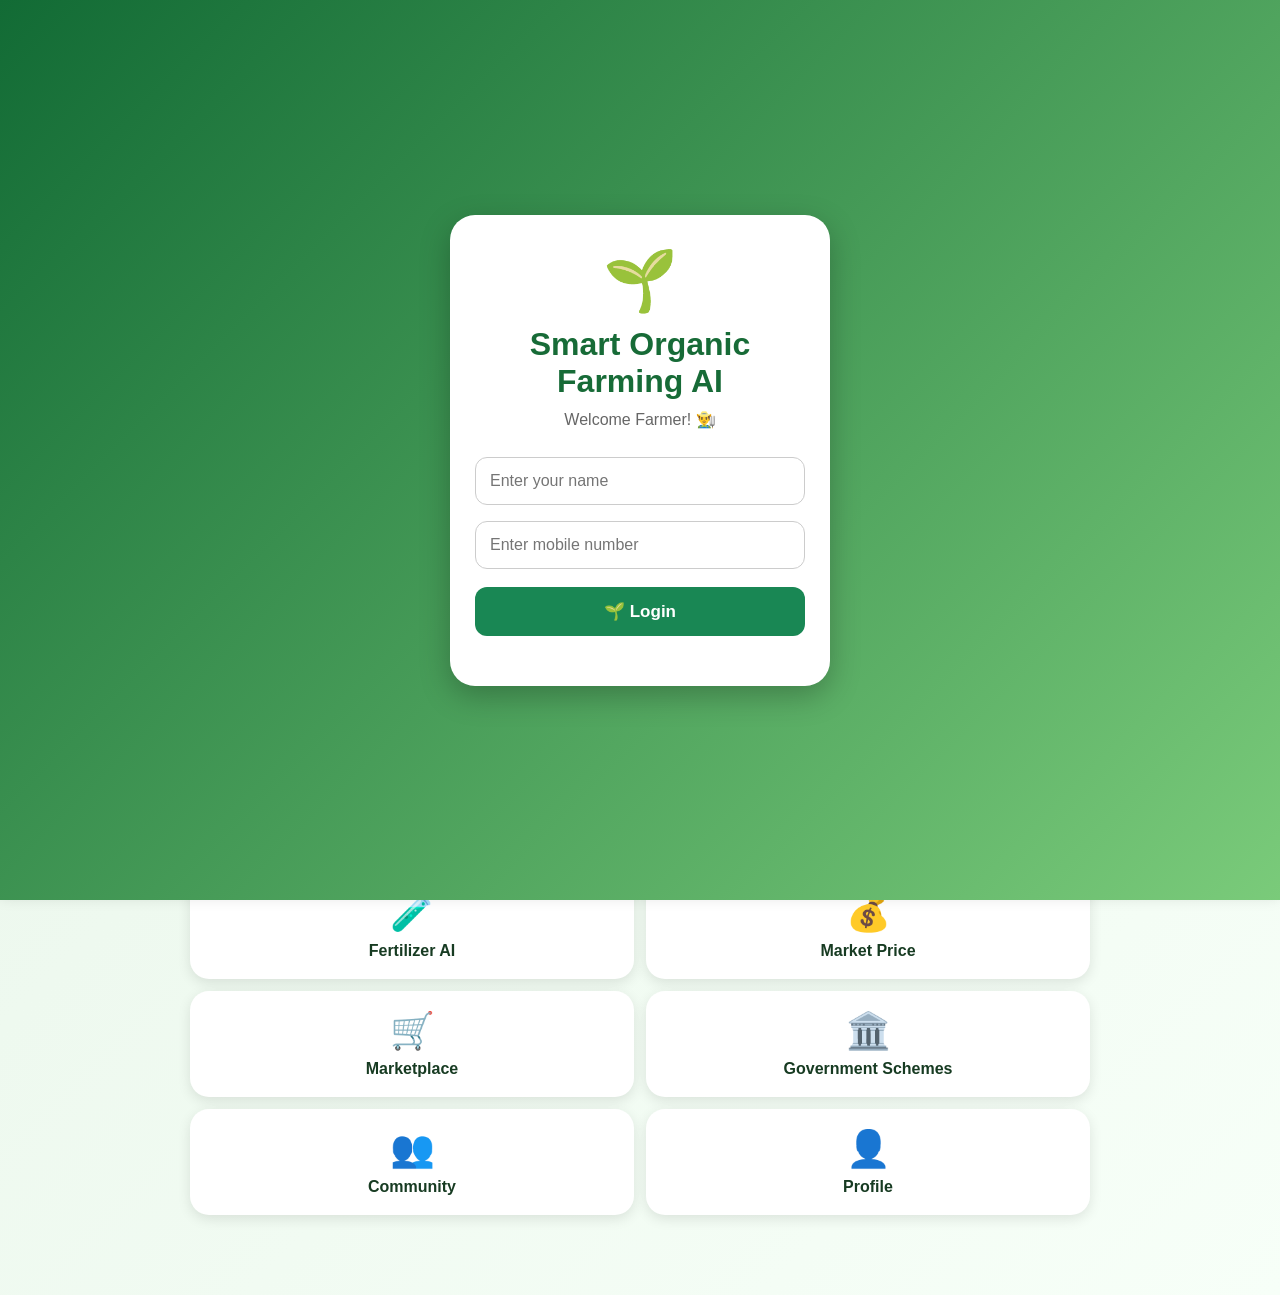
<file: Index.html>
<html lang="en">
<head>
<meta aw
<meta name="viewport" content="width=device-width, initial-scale=1.0">
<title>🌱 Smart Organic Farming AI</title>

<style>
*{
    box-sizing:border-box;
    margin:0;
    padding:0;
    font-family:Arial,sans-serif;
}

body{
    background:linear-gradient(135deg,#e8f5e9,#f7fff8);
    color:#173b22;
    padding-bottom:80px;
}

.header{
    background:linear-gradient(135deg,#126b35,#42a85f);
    color:white;
    padding:24px 18px;
    border-radius:0 0 28px 28px;
    box-shadow:0 5px 18px rgba(0,0,0,.18);
}

.header h1{
    font-size:25px;
}

.header p{
    margin-top:7px;
}

.container{
    width:94%;
    max-width:900px;
    margin:auto;
}

.search{
    width:100%;
    padding:15px;
    margin:16px 0;
    border:0;
    border-radius:16px;
    font-size:16px;
    box-shadow:0 4px 14px rgba(0,0,0,.12);
    outline:none;
}

.card{
    background:white;
    padding:19px;
    margin:15px 0;
    border-radius:20px;
    box-shadow:0 4px 15px rgba(0,0,0,.10);
}

.card h2{
    color:#16733a;
    margin-bottom:9px;
}

.welcome{
    background:linear-gradient(135deg,#dff5e3,#ffffff);
}

.tip{
    border-left:5px solid #198754;
}

.grid{
    display:grid;
    grid-template-columns:repeat(2,1fr);
    gap:12px;
    margin-top:15px;
}

.feature{
    background:white;
    padding:19px 8px;
    text-align:center;
    border-radius:19px;
    box-shadow:0 4px 13px rgba(0,0,0,.10);
    cursor:pointer;
    transition:.2s;
}

.feature:active{
    transform:scale(.95);
}

.icon{
    display:block;
    font-size:36px;
    margin-bottom:8px;
}

.page{
    display:none;
}

.page.active{
    display:block;
}

button{
    cursor:pointer;
}

.action{
    background:#198754;
    color:white;
    border:0;
    padding:12px 18px;
    border-radius:11px;
    margin-top:8px;
    font-size:15px;
}

.back{
    background:#176b37;
    color:white;
    border:0;
    padding:11px 18px;
    border-radius:11px;
    margin:15px 0;
}

input,select,textarea{
    width:100%;
    padding:13px;
    margin:8px 0;
    border:1px solid #ccc;
    border-radius:11px;
    font-size:15px;
}

.result{
    background:#edf8ef;
    padding:15px;
    border-radius:14px;
    margin-top:12px;
    line-height:1.6;
}

.bottom{
    position:fixed;
    left:0;
    right:0;
    bottom:0;
    height:70px;
    background:white;
    display:flex;
    justify-content:space-around;
    align-items:center;
    box-shadow:0 -4px 15px rgba(0,0,0,.15);
    z-index:100;
}

.bottom button{
    background:white;
    border:0;
    color:#176b37;
    font-size:12px;
}

.bottom span{
    display:block;
    font-size:23px;
    margin-bottom:3px;
}/* LOGIN DESIGN */

#loginScreen{
    position:fixed;
    top:0;
    left:0;
    width:100%;
    height:100%;
    background:linear-gradient(135deg,#126b35,#7acb7a);
    display:flex;
    justify-content:center;
    align-items:center;
    padding:20px;
    z-index:9999;
}

.loginBox{
    width:100%;
    max-width:380px;
    background:white;
    padding:30px 25px;
    border-radius:25px;
    text-align:center;
    box-shadow:0 10px 30px rgba(0,0,0,.25);
}

.loginLogo{
    font-size:60px;
}

.loginBox h1{
    color:#176b37;
    margin:10px 0;
}

.loginBox p{
    color:#666;
    margin-bottom:20px;
}

.loginBox input{
    width:100%;
    padding:14px;
    margin:8px 0;
    border:1px solid #ccc;
    border-radius:12px;
    font-size:16px;
}

.loginBtn{
    width:100%;
    padding:14px;
    margin-top:10px;
    background:#198754;
    color:white;
    border:0;
    border-radius:12px;
    font-size:17px;
    font-weight:bold;
}

#loginMessage{
    margin-top:12px;
    font-weight:bold;
  }
</style>
</head>

<>

<!-- HEADER -->

<div class="header">
    <h1>🌱 Smart Organic Farming AI</h1>
    <p>Grow naturally • Farm intelligently • Earn better</p>
</div>


<div class="container">

<!-- SEARCH -->

<input
    id="search"
    class="search"
    type="text"
    placeholder="🔍 Search Crop, Weather, Pest..."
    onkeyup="searchFeature()"
>


<!-- ================= HOME ================= -->

<div id="home" class="page active">

<div class="card welcome">

<h2 id="welcomeText">👨‍🌾 Welcome Farmer!</h2>

<p>
Your smart assistant for organic and sustainable farming.
</p>

</div>


<div class="card">

<h2>📅 Today's Date</h2>

<p id="date"></p>

</div>


<div class="card tip">

<h2>💡 Today's Farming Tip</h2>

<p>
Healthy soil creates healthy crops.
Use compost and organic manure to improve soil health naturally.
</p>
<button class="action" onclick="alert('HELLO')">
🔊 Read Aloud
</button>

function speak(text){

    alert("Speak function reached");

}
</div>


<h2 style="margin-top:20px;">🚜 AI Farming Features</h2>


<div class="grid">

<div class="feature" onclick="openPage('crop')">
<span class="icon">🌱</span>
<b>Crop Guide</b>
</div>

<div class="feature" onclick="openPage('weather')">
<span class="icon">🌦️</span>
<b>Weather AI</b>
</div>

<div class="feature" onclick="openPage('pest')">
<span class="icon">🐛</span>
<b>Pest Detection</b>
</div>

<div class="feature" onclick="openPage('disease')">
<span class="icon">🦠</span>
<b>Disease Detection</b>
</div>

<div class="feature" onclick="openPage('fertilizer')">
<span class="icon">🧪</span>
<b>Fertilizer AI</b>
</div>

<div class="feature" onclick="openPage('market')">
<span class="icon">💰</span>
<b>Market Price</b>
</div>

<div class="feature" onclick="openPage('marketplace')">
<span class="icon">🛒</span>
<b>Marketplace</b>
</div>

<div class="feature" onclick="openPage('scheme')">
<span class="icon">🏛️</span>
<b>Government Schemes</b>
</div>

<div class="feature" onclick="openPage('community')">
<span class="icon">👥</span>
<b>Community</b>
</div>

<div class="feature" onclick="openPage('profile')">
<span class="icon">👤</span>
<b>Profile</b>
</div>

</div>

</div>


<!-- ================= CROP ================= -->

<div id="crop" class="page">

<button class="back" onclick="openPage('home')">← Back</button>

<div class="card">

<h2>🌱 AI Crop Guide</h2>

<select id="cropSelect">

<option value="">Select Crop</option>
<option>Tomato</option>
<option>Onion</option>
<option>Potato</option>
<option>Wheat</option>
<option>Rice</option>
<option>Cotton</option>
<option>Chilli</option>
<option>Carrot</option>

</select>

<button class="action" onclick="cropAI()">
🤖 Get AI Advice
</button>

<div id="cropResult"></div>

</div>

</div>


<!-- ================= WEATHER ================= -->

<div id="weather" class="page">

<button class="back" onclick="openPage('home')">← Back</button>

<div class="card">

<h2>🌦️ Weather AI</h2>

<input id="city" placeholder="Enter your city">

<button class="action" onclick="weatherAI()">
🌦️ Check Weather
</button>

<div id="weatherResult"></div>

</div>

</div>


<!-- ================= PEST ================= -->

<div id="pest" class="page">

<button class="back" onclick="openPage('home')">← Back</button>

<div class="card">

<h2>🐛 AI Pest Detection</h2>

<p>Select a crop image.</p>

<input
    id="pestImage"
    type="file"
    accept="image/*"
>

<button class="action" onclick="pestAI()">
🤖 Analyze Image
</button>

<div id="pestResult"></div>

</div>

</div>


<!-- ================= DISEASE ================= -->

<div id="disease" class="page">

<button class="back" onclick="openPage('home')">← Back</button>

<div class="card">

<h2>🦠 AI Disease Detection</h2>

<p>Select a leaf image.</p>

<input
    id="diseaseImage"
    type="file"
    accept="image/*"
>

<button class="action" onclick="diseaseAI()">
🔬 Detect Disease
</button>

<div id="diseaseResult"></div>

</div>

</div>


<!-- ================= FERTILIZER ================= -->

<div id="fertilizer" class="page">

<button class="back" onclick="openPage('home')">← Back</button>

<div class="card">

<h2>🧪 Smart Fertilizer AI</h2>

<select id="soil">

<option value="">Select Soil</option>
<option>Black Soil</option>
<option>Red Soil</option>
<option>Alluvial Soil</option>
<option>Sandy Soil</option>

</select>

<select id="fertCrop">

<option>Tomato</option>
<option>Wheat</option>
<option>Rice</option>
<option>Onion</option>

</select>

<button class="action" onclick="fertAI()">
🤖 Generate Advice
</button>

<div id="fertResult"></div>

</div>

</div>


<!-- ================= MARKET ================= -->

<div id="market" class="page">

<button class="back" onclick="openPage('home')">← Back</button>

<div class="card">

<h2>💰 Market Price</h2>

<select id="marketCrop">

<option>Tomato</option>
<option>Onion</option>
<option>Potato</option>
<option>Wheat</option>
<option>Cotton</option>

</select>

<button class="action" onclick="marketAI()">
📈 Check Price
</button>

<div id="marketResult"></div>

</div>

</div>


<!-- ================= MARKETPLACE ================= -->

<div id="marketplace" class="page">

<button class="back" onclick="openPage('home')">← Back</button>

<div class="card">

<h2>🛒 Farmer Marketplace</h2>

<input id="product" placeholder="Product name">

<input id="price" placeholder="Price">

<button class="action" onclick="addProduct()">
➕ Add Product
</button>

</div>

<div id="productList"></div>

</div>


<!-- ================= SCHEMES ================= -->

<div id="scheme" class="page">

<button class="back" onclick="openPage('home')">← Back</button>

<div class="card">

<h2>🏛️ Government Schemes</h2>

<div class="result">
<b>🌾 PM-KISAN</b>
<br>
Financial support for eligible farmers.
</div>

<div class="result">
<b>💧 PM Krishi Sinchayee Yojana</b>
<br>
Supports irrigation and water management.
</div>

<div class="result">
<b>🌱 Soil Health Card</b>
<br>
Provides soil nutrient information.
</div>

</div>

</div>


<!-- ================= COMMUNITY ================= -->

<div id="community" class="page">

<button class="back" onclick="openPage('home')">← Back</button>

<div class="card">

<h2>👥 Farmer Community</h2>

<textarea
id="post"
rows="5"
placeholder="Share your farming experience..."
></textarea>

<button class="action" onclick="post()">
📢 Publish Post
</button>

</div>

<div id="posts"></div>

</div>


<!-- ================= PROFILE ================= -->

<div id="profile" class="page">

<button class="back" onclick="openPage('home')">← Back</button>

<div class="card">

<h2>👤 Farmer Profile</h2>

<p>🌱 Organic Farmer</p>

<br>

<h3>🌍 Language</h3>

<select onchange="language(this.value)">

<option value="en">English</option>
<option value="mr">मराठी</option>
<option value="hi">हिन्दी</option>

</select>

</div>

</div>

</div>


<!-- ================= BOTTOM NAV ================= -->

<div class="bottom">

<button onclick="openPage('home')">
<span>🏠</span>
Home
</button>

<button onclick="openPage('crop')">
<span>🌱</span>
Crop
</button>

<button onclick="openPage('weather')">
<span>🌦️</span>
Weather
</button>

<button onclick="openPage('marketplace')">
<span>🛒</span>
Market
</button>

<button onclick="openPage('profile')">
<span>👤</span>
Profile
</button>

</div>


<script>

/* DATE */

document.getElementById("date").innerHTML =
new Date().toLocaleDateString("en-IN",{
    weekday:"long",
    year:"numeric",
    month:"long",
    day:"numeric"
});


/* PAGE OPEN */

function openPage(page){

    let pages=document.querySelectorAll(".page");

    pages.forEach(function(p){
        p.classList.remove("active");
    });

    document.getElementById(page).classList.add("active");

    window.scrollTo({
        top:0,
        behavior:"smooth"
    });
}


/* SEARCH */

function searchFeature(){

    let text=document
        .getElementById("search")
        .value
        .toLowerCase();

    if(text.includes("crop") ||
       text.includes("पिक") ||
       text.includes("फसल")){

        openPage("crop");

    }

    else if(text.includes("weather") ||
            text.includes("हवामान") ||
            text.includes("मौसम")){

        openPage("weather");

    }

    else if(text.includes("pest") ||
            text.includes("किड") ||
            text.includes("कीट")){

        openPage("pest");

    }

    else if(text.includes("disease") ||
            text.includes("रोग")){

        openPage("disease");

    }

    else if(text.includes("fertilizer") ||
            text.includes("खत")){

        openPage("fertilizer");

    }

    else if(text.includes("market") ||
            text.includes("price") ||
            text.includes("बाजार")){

        openPage("market");

    }

    else if(text.includes("scheme") ||
            text.includes("योजना")){

        openPage("scheme");

    }

    else if(text.includes("community")){

        openPage("community");

    }

    else if(text.includes("profile")){

        openPage("profile");

    }

}


/* CROP AI */

function cropAI(){

    let crop=document.getElementById("cropSelect").value;

    if(crop===""){
        document.getElementById("cropResult").innerHTML=
        "<div class='result'>⚠️ Please select a crop.</div>";
        return;
    }

    let advice={

        Tomato:
        "🍅 Use compost-rich soil, good sunlight and controlled irrigation.",

        Onion:
        "🧅 Use loose, well-drained soil and moderate irrigation.",

        Potato:
        "🥔 Use well-drained soil and organic compost.",

        Wheat:
        "🌾 Maintain suitable irrigation and healthy soil.",

        Rice:
        "🌾 Manage water carefully and monitor nutrient needs.",

        Cotton:
        "🌿 Regularly inspect plants for pests.",

        Chilli:
        "🌶️ Use organic compost and maintain good drainage.",

        Carrot:
        "🥕 Use loose soil and avoid fresh manure immediately before planting."

    };

    document.getElementById("cropResult").innerHTML=
    "<div class='result'><b>🤖 AI Advice</b><br><br>"+
    advice[crop]+"</div>";
}


/* WEATHER */

function weatherAI(){

    let city=document.getElementById("city").value.trim();

    if(city===""){
        alert("Enter your city.");
        return;
    }

    document.getElementById("weatherResult").innerHTML=

    "<div class='result'>"+
    "<h3>🌦️ Weather Information</h3>"+
    "<p>📍 "+city+"</p>"+
    "<p>🌡️ Temperature: 28°C</p>"+
    "<p>💧 Humidity: 65%</p>"+
    "<p>☁️ Partly Cloudy</p>"+
    "<br><b>🤖 Farming Advice:</b><br>"+
    "Check actual local weather before irrigation or spraying."+
    "</div>";
}


/* PEST */

function pestAI(){

    let image=document.getElementById("pestImage").files[0];

    if(!image){
        alert("Please select an image.");
        return;
    }

    document.getElementById("pestResult").innerHTML=

    "<div class='result'>"+
    "<h3>🤖 Pest Detection</h3>"+
    "<p>✅ Image received.</p>"+
    "<p>Possible issue: common leaf-eating pest.</p>"+
    "<p>Inspect the crop carefully and use an appropriate approved organic control if needed.</p>"+
    "</div>";
}


/* DISEASE */

function diseaseAI(){

    let image=document.getElementById("diseaseImage").files[0];

    if(!image){
        alert("Please select an image.");
        return;
    }

    document.getElementById("diseaseResult").innerHTML=

    "<div class='result'>"+
    "<h3>🔬 Disease Detection</h3>"+
    "<p>✅ Image received.</p>"+
    "<p>Possible issue: leaf-spot-like symptoms.</p>"+
    "<p>For an accurate diagnosis, consult an agricultural expert.</p>"+
    "</div>";
}


/* FERTILIZER */

function fertAI(){

    let soil=document.getElementById("soil").value;
    let crop=document.getElementById("fertCrop").value;

    if(soil===""){
        alert("Please select soil.");
        return;
    }

    document.getElementById("fertResult").innerHTML=

    "<div class='result'>"+
    "<h3>🧪 AI Fertilizer Advice</h3>"+
    "<p><b>Crop:</b> "+crop+"</p>"+
    "<p><b>Soil:</b> "+soil+"</p>"+
    "<br>"+
    "Start with soil testing and use well-decomposed compost or suitable organic nutrient sources based on soil-test results."+
    "</div>";
}


/* MARKET */

function marketAI(){

    let crop=document.getElementById("marketCrop").value;

    let prices={

        Tomato:"₹25 – ₹40/kg",
        Onion:"₹20 – ₹35/kg",
        Potato:"₹18 – ₹30/kg",
        Wheat:"₹25 – ₹35/kg",
        Cotton:"₹6,500 – ₹8,000/quintal"

    };

    document.getElementById("marketResult").innerHTML=

    "<div class='result'>"+
    "<h3>📈 "+crop+"</h3>"+
    "<p><b>Demo price:</b> "+prices[crop]+"</p>"+
    "<br>⚠️ Actual prices vary by market and date."+
    "</div>";
}


/* MARKETPLACE */

function addProduct(){

    let product=document.getElementById("product").value.trim();

    let price=document.getElementById("price").value.trim();

    if(product==="" || price===""){
        alert("Enter product and price.");
        return;
    }

    let item=document.createElement("div");

    item.className="card";

    item.innerHTML=

    "<h2>🛒 "+product+"</h2>"+
    "<p>💰 Price: ₹"+price+"</p>"+
    "<button class='action'>📞 Contact Seller</button>";

    document.getElementById("productList")
    .prepend(item);

    document.getElementById("product").value="";
    document.getElementById("price").value="";
}


/* COMMUNITY */

function post(){

    let text=document.getElementById("post").value.trim();

    if(text===""){
        alert("Write something first.");
        return;
    }

    let item=document.createElement("div");

    item.className="card";

    item.innerHTML=
    "<h3>👨‍🌾 Farmer</h3>"+
    "<p>"+text+"</p>"+
    "<small>Posted just now</small>";

    document.getElementById("posts")
    .prepend(item);

    document.getElementById("post").value="";
}


/* VOICE */

function speak(text){

    alert("Read Aloud button clicked");

    if(!('speechSynthesis' in window)){
        alert("Speech not supported on this device");
        return;
    }

    let speech = new SpeechSynthesisUtterance(text);
    speech.lang = "en-US";

    window.speechSynthesis.speak(speech);
      }


/* LANGUAGE */

function language(lang){

    if(lang==="mr"){
        alert("मराठी भाषा निवडली आहे 🌱");
    }

    else if(lang==="hi"){
        alert("हिन्दी भाषा चुनी गई है 🌱");
    }

    else{
        alert("English language selected 🌱");
    }
}
/* LOGIN */

function loginUser(){

    let name = document.getElementById("loginName").value.trim();

    let mobile = document.getElementById("loginMobile").value.trim();

    let message = document.getElementById("loginMessage");

    if(name === ""){
        message.style.color = "red";
        message.innerHTML = "Please enter your name.";
        return;
    }

    if(!/^[0-9]{10}$/.test(mobile)){
        message.style.color = "red";
        message.innerHTML = "Please enter a valid 10-digit mobile number.";
        return;
    }

    localStorage.setItem("farmerName",name);

    message.style.color = "#198754";
    message.innerHTML = "✅ Login successful!";localStorage.setItem("farmerName", name);

    setTimeout(function(){

        document.getElementById("loginScreen").style.display = "none";

    },800);
  }
  function loginUser(){

    let name = document.getElementById("loginName").value.trim();
    let mobile = document.getElementById("loginMobile").value.trim();
    let message = document.getElementById("loginMessage");

    if(name === ""){
        message.innerHTML = "Please enter your name.";
        message.style.color = "red";
        return;
    }

    if(!/^[0-9]{10}$/.test(mobile)){
        message.innerHTML = "Please enter a valid 10-digit mobile number.";
        message.style.color = "red";
        return;
    }

    message.innerHTML = "✅ Login successful!";
    message.style.color = "green";

    setTimeout(function(){
        document.getElementById("loginScreen").style.display = "none";
    }, 800);
}
    window.onload = function(){

    let farmerName = localStorage.getItem("farmerName");

    if(farmerName){
        document.getElementById("welcomeText").innerHTML =
        "👨‍🌾 Welcome " + farmerName + "!";
    }

          }
</script>


<!-- LOGIN SCREEN -->

<div id="loginScreen">

    <div class="loginBox">

        <div cla
  
<!-- LOGIN SCREEN -->

<div id="loginScreen">

    <div class="loginBox">

        <div class="loginLogo">🌱</div>

        <h1>Smart Organic Farming AI</h1>

        <p>Welcome Farmer! 👨‍🌾</p>

        <input
            type="text"
            id="loginName"
            placeholder="Enter your name"
        >

        <input
    type="tel"
    id="loginMobile"
    placeholder="Enter mobile number"
>

<button
    class="loginBtn"
    onclick="loginUser()"
>
🌱 Login
</button>

<p id="loginMessage"></p>

</div>

</div>
<script src="Script.js"></script>
</body>
</html>
</file>
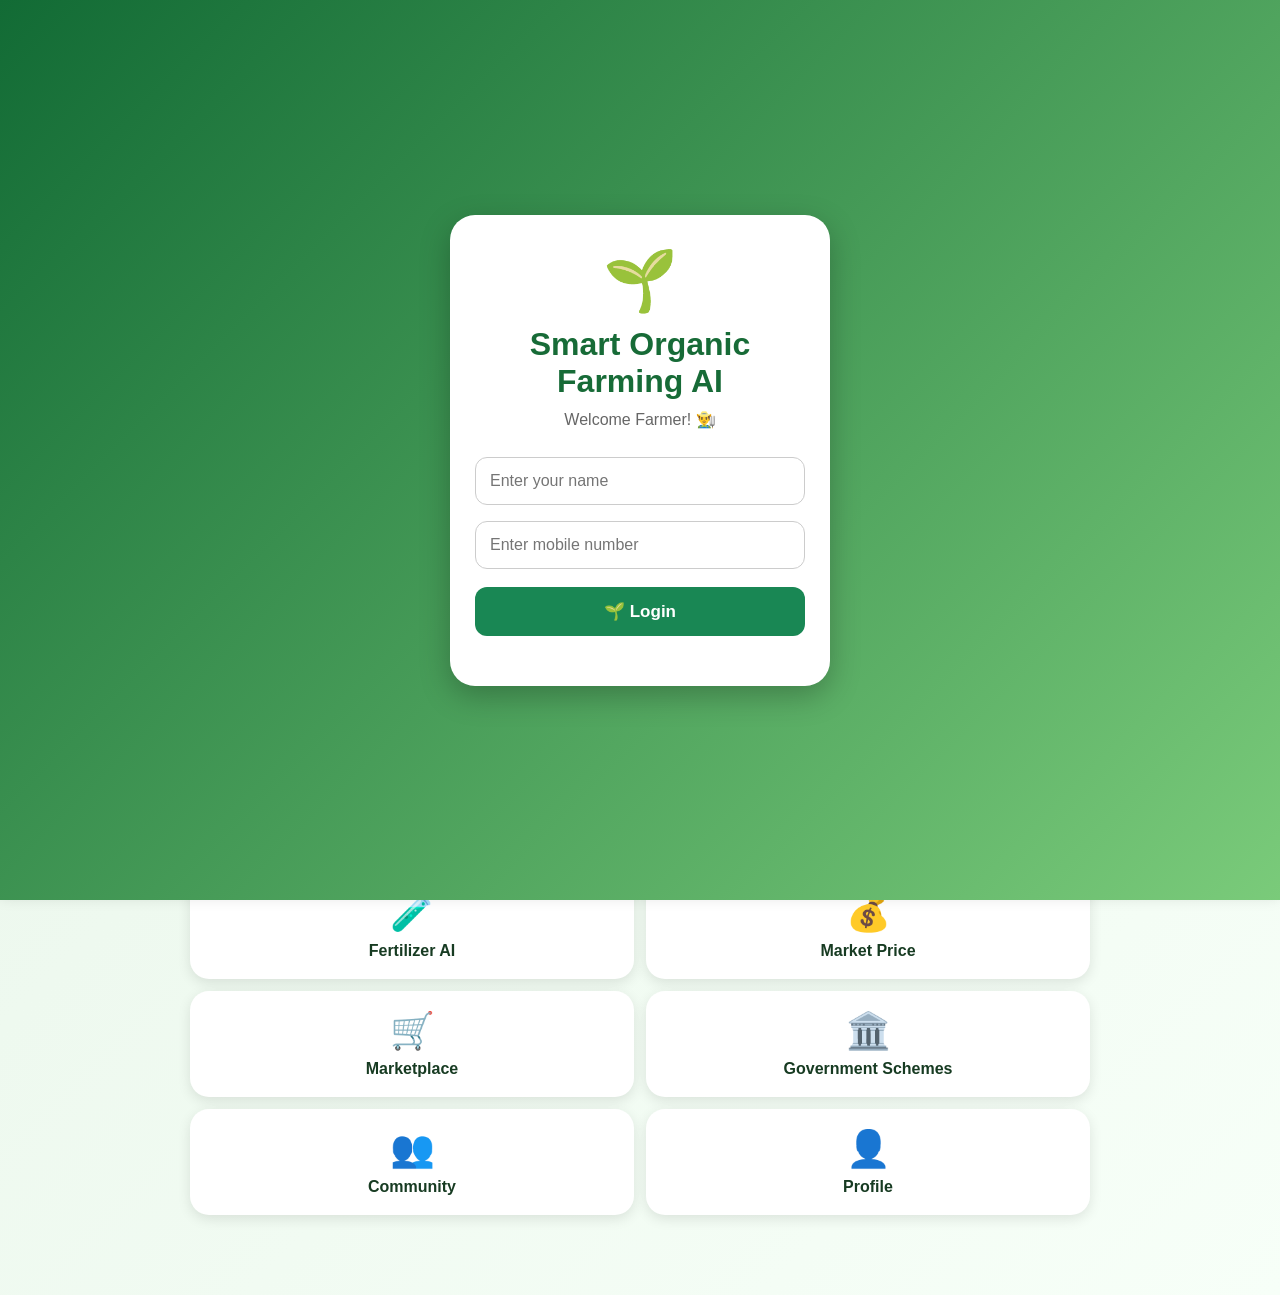
<file: index.html>
<html lang="en">
<head>
<meta aw
<meta name="viewport" content="width=device-width, initial-scale=1.0">
<title>🌱 Smart Organic Farming AI</title>

<style>
*{
    box-sizing:border-box;
    margin:0;
    padding:0;
    font-family:Arial,sans-serif;
}

body{
    background:linear-gradient(135deg,#e8f5e9,#f7fff8);
    color:#173b22;
    padding-bottom:80px;
}

.header{
    background:linear-gradient(135deg,#126b35,#42a85f);
    color:white;
    padding:24px 18px;
    border-radius:0 0 28px 28px;
    box-shadow:0 5px 18px rgba(0,0,0,.18);
}

.header h1{
    font-size:25px;
}

.header p{
    margin-top:7px;
}

.container{
    width:94%;
    max-width:900px;
    margin:auto;
}

.search{
    width:100%;
    padding:15px;
    margin:16px 0;
    border:0;
    border-radius:16px;
    font-size:16px;
    box-shadow:0 4px 14px rgba(0,0,0,.12);
    outline:none;
}

.card{
    background:white;
    padding:19px;
    margin:15px 0;
    border-radius:20px;
    box-shadow:0 4px 15px rgba(0,0,0,.10);
}

.card h2{
    color:#16733a;
    margin-bottom:9px;
}

.welcome{
    background:linear-gradient(135deg,#dff5e3,#ffffff);
}

.tip{
    border-left:5px solid #198754;
}

.grid{
    display:grid;
    grid-template-columns:repeat(2,1fr);
    gap:12px;
    margin-top:15px;
}

.feature{
    background:white;
    padding:19px 8px;
    text-align:center;
    border-radius:19px;
    box-shadow:0 4px 13px rgba(0,0,0,.10);
    cursor:pointer;
    transition:.2s;
}

.feature:active{
    transform:scale(.95);
}

.icon{
    display:block;
    font-size:36px;
    margin-bottom:8px;
}

.page{
    display:none;
}

.page.active{
    display:block;
}

button{
    cursor:pointer;
}

.action{
    background:#198754;
    color:white;
    border:0;
    padding:12px 18px;
    border-radius:11px;
    margin-top:8px;
    font-size:15px;
}

.back{
    background:#176b37;
    color:white;
    border:0;
    padding:11px 18px;
    border-radius:11px;
    margin:15px 0;
}

input,select,textarea{
    width:100%;
    padding:13px;
    margin:8px 0;
    border:1px solid #ccc;
    border-radius:11px;
    font-size:15px;
}

.result{
    background:#edf8ef;
    padding:15px;
    border-radius:14px;
    margin-top:12px;
    line-height:1.6;
}

.bottom{
    position:fixed;
    left:0;
    right:0;
    bottom:0;
    height:70px;
    background:white;
    display:flex;
    justify-content:space-around;
    align-items:center;
    box-shadow:0 -4px 15px rgba(0,0,0,.15);
    z-index:100;
}

.bottom button{
    background:white;
    border:0;
    color:#176b37;
    font-size:12px;
}

.bottom span{
    display:block;
    font-size:23px;
    margin-bottom:3px;
}/* LOGIN DESIGN */

#loginScreen{
    position:fixed;
    top:0;
    left:0;
    width:100%;
    height:100%;
    background:linear-gradient(135deg,#126b35,#7acb7a);
    display:flex;
    justify-content:center;
    align-items:center;
    padding:20px;
    z-index:9999;
}

.loginBox{
    width:100%;
    max-width:380px;
    background:white;
    padding:30px 25px;
    border-radius:25px;
    text-align:center;
    box-shadow:0 10px 30px rgba(0,0,0,.25);
}

.loginLogo{
    font-size:60px;
}

.loginBox h1{
    color:#176b37;
    margin:10px 0;
}

.loginBox p{
    color:#666;
    margin-bottom:20px;
}

.loginBox input{
    width:100%;
    padding:14px;
    margin:8px 0;
    border:1px solid #ccc;
    border-radius:12px;
    font-size:16px;
}

.loginBtn{
    width:100%;
    padding:14px;
    margin-top:10px;
    background:#198754;
    color:white;
    border:0;
    border-radius:12px;
    font-size:17px;
    font-weight:bold;
}

#loginMessage{
    margin-top:12px;
    font-weight:bold;
  }
</style>
</head>

<>

<!-- HEADER -->

<div class="header">
    <h1>🌱 Smart Organic Farming AI</h1>
    <p>Grow naturally • Farm intelligently • Earn better</p>
</div>


<div class="container">

<!-- SEARCH -->

<input
    id="search"
    class="search"
    type="text"
    placeholder="🔍 Search Crop, Weather, Pest..."
    onkeyup="searchFeature()"
>


<!-- ================= HOME ================= -->

<div id="home" class="page active">

<div class="card welcome">

<h2 id="welcomeText">👨‍🌾 Welcome Farmer!</h2>

<p>
Your smart assistant for organic and sustainable farming.
</p>

</div>


<div class="card">

<h2>📅 Today's Date</h2>

<p id="date"></p>

</div>


<div class="card tip">

<h2>💡 Today's Farming Tip</h2>

<p>
Healthy soil creates healthy crops.
Use compost and organic manure to improve soil health naturally.
</p>
<button class="action" onclick="speak('Healthy soil creates healthy crops. Use compost and organic manure to improve soil health naturally.')">
🔊 Read Aloud
</button>

</div>


<h2 style="margin-top:20px;">🚜 AI Farming Features</h2>


<div class="grid">

<div class="feature" onclick="openPage('crop')">
<span class="icon">🌱</span>
<b>Crop Guide</b>
</div>

<div class="feature" onclick="openPage('weather')">
<span class="icon">🌦️</span>
<b>Weather AI</b>
</div>

<div class="feature" onclick="openPage('pest')">
<span class="icon">🐛</span>
<b>Pest Detection</b>
</div>

<div class="feature" onclick="openPage('disease')">
<span class="icon">🦠</span>
<b>Disease Detection</b>
</div>

<div class="feature" onclick="openPage('fertilizer')">
<span class="icon">🧪</span>
<b>Fertilizer AI</b>
</div>

<div class="feature" onclick="openPage('market')">
<span class="icon">💰</span>
<b>Market Price</b>
</div>

<div class="feature" onclick="openPage('marketplace')">
<span class="icon">🛒</span>
<b>Marketplace</b>
</div>

<div class="feature" onclick="openPage('scheme')">
<span class="icon">🏛️</span>
<b>Government Schemes</b>
</div>

<div class="feature" onclick="openPage('community')">
<span class="icon">👥</span>
<b>Community</b>
</div>

<div class="feature" onclick="openPage('profile')">
<span class="icon">👤</span>
<b>Profile</b>
</div>

</div>

</div>


<!-- ================= CROP ================= -->

<div id="crop" class="page">

<button class="back" onclick="openPage('home')">← Back</button>

<div class="card">

<h2>🌱 AI Crop Guide</h2>

<select id="cropSelect">

<option value="">Select Crop</option>
<option>Tomato</option>
<option>Onion</option>
<option>Potato</option>
<option>Wheat</option>
<option>Rice</option>
<option>Cotton</option>
<option>Chilli</option>
<option>Carrot</option>

</select>

<button class="action" onclick="cropAI()">
🤖 Get AI Advice
</button>

<div id="cropResult"></div>

</div>

</div>


<!-- ================= WEATHER ================= -->

<div id="weather" class="page">

<button class="back" onclick="openPage('home')">← Back</button>

<div class="card">

<h2>🌦️ Weather AI</h2>

<input id="city" placeholder="Enter your city">

<button class="action" onclick="weatherAI()">
🌦️ Check Weather
</button>

<div id="weatherResult"></div>

</div>

</div>


<!-- ================= PEST ================= -->

<div id="pest" class="page">

<button class="back" onclick="openPage('home')">← Back</button>

<div class="card">

<h2>🐛 AI Pest Detection</h2>

<p>Select a crop image.</p>

<input
    id="pestImage"
    type="file"
    accept="image/*"
>

<button class="action" onclick="pestAI()">
🤖 Analyze Image
</button>

<div id="pestResult"></div>

</div>

</div>


<!-- ================= DISEASE ================= -->

<div id="disease" class="page">

<button class="back" onclick="openPage('home')">← Back</button>

<div class="card">

<h2>🦠 AI Disease Detection</h2>

<p>Select a leaf image.</p>

<input
    id="diseaseImage"
    type="file"
    accept="image/*"
>

<button class="action" onclick="diseaseAI()">
🔬 Detect Disease
</button>

<div id="diseaseResult"></div>

</div>

</div>


<!-- ================= FERTILIZER ================= -->

<div id="fertilizer" class="page">

<button class="back" onclick="openPage('home')">← Back</button>

<div class="card">

<h2>🧪 Smart Fertilizer AI</h2>

<select id="soil">

<option value="">Select Soil</option>
<option>Black Soil</option>
<option>Red Soil</option>
<option>Alluvial Soil</option>
<option>Sandy Soil</option>

</select>

<select id="fertCrop">

<option>Tomato</option>
<option>Wheat</option>
<option>Rice</option>
<option>Onion</option>

</select>

<button class="action" onclick="fertAI()">
🤖 Generate Advice
</button>

<div id="fertResult"></div>

</div>

</div>


<!-- ================= MARKET ================= -->

<div id="market" class="page">

<button class="back" onclick="openPage('home')">← Back</button>

<div class="card">

<h2>💰 Market Price</h2>

<select id="marketCrop">

<option>Tomato</option>
<option>Onion</option>
<option>Potato</option>
<option>Wheat</option>
<option>Cotton</option>

</select>

<button class="action" onclick="marketAI()">
📈 Check Price
</button>

<div id="marketResult"></div>

</div>

</div>


<!-- ================= MARKETPLACE ================= -->

<div id="marketplace" class="page">

<button class="back" onclick="openPage('home')">← Back</button>

<div class="card">

<h2>🛒 Farmer Marketplace</h2>

<input id="product" placeholder="Product name">

<input id="price" placeholder="Price">

<button class="action" onclick="addProduct()">
➕ Add Product
</button>

</div>

<div id="productList"></div>

</div>


<!-- ================= SCHEMES ================= -->

<div id="scheme" class="page">

<button class="back" onclick="openPage('home')">← Back</button>

<div class="card">

<h2>🏛️ Government Schemes</h2>

<div class="result">
<b>🌾 PM-KISAN</b>
<br>
Financial support for eligible farmers.
</div>

<div class="result">
<b>💧 PM Krishi Sinchayee Yojana</b>
<br>
Supports irrigation and water management.
</div>

<div class="result">
<b>🌱 Soil Health Card</b>
<br>
Provides soil nutrient information.
</div>

</div>

</div>


<!-- ================= COMMUNITY ================= -->

<div id="community" class="page">

<button class="back" onclick="openPage('home')">← Back</button>

<div class="card">

<h2>👥 Farmer Community</h2>

<textarea
id="post"
rows="5"
placeholder="Share your farming experience..."
></textarea>

<button class="action" onclick="post()">
📢 Publish Post
</button>

</div>

<div id="posts"></div>

</div>


<!-- ================= PROFILE ================= -->

<div id="profile" class="page">

<button class="back" onclick="openPage('home')">← Back</button>

<div class="card">

<h2>👤 Farmer Profile</h2>

<p>🌱 Organic Farmer</p>

<br>

<h3>🌍 Language</h3>

<select onchange="language(this.value)">

<option value="en">English</option>
<option value="mr">मराठी</option>
<option value="hi">हिन्दी</option>

</select>

</div>

</div>

</div>


<!-- ================= BOTTOM NAV ================= -->

<div class="bottom">

<button onclick="openPage('home')">
<span>🏠</span>
Home
</button>

<button onclick="openPage('crop')">
<span>🌱</span>
Crop
</button>

<button onclick="openPage('weather')">
<span>🌦️</span>
Weather
</button>

<button onclick="openPage('marketplace')">
<span>🛒</span>
Market
</button>

<button onclick="openPage('profile')">
<span>👤</span>
Profile
</button>

</div>


<script>

/* DATE */

document.getElementById("date").innerHTML =
new Date().toLocaleDateString("en-IN",{
    weekday:"long",
    year:"numeric",
    month:"long",
    day:"numeric"
});


/* PAGE OPEN */

function openPage(page){

    let pages=document.querySelectorAll(".page");

    pages.forEach(function(p){
        p.classList.remove("active");
    });

    document.getElementById(page).classList.add("active");

    window.scrollTo({
        top:0,
        behavior:"smooth"
    });
}


/* SEARCH */

function searchFeature(){

    let text=document
        .getElementById("search")
        .value
        .toLowerCase();

    if(text.includes("crop") ||
       text.includes("पिक") ||
       text.includes("फसल")){

        openPage("crop");

    }

    else if(text.includes("weather") ||
            text.includes("हवामान") ||
            text.includes("मौसम")){

        openPage("weather");

    }

    else if(text.includes("pest") ||
            text.includes("किड") ||
            text.includes("कीट")){

        openPage("pest");

    }

    else if(text.includes("disease") ||
            text.includes("रोग")){

        openPage("disease");

    }

    else if(text.includes("fertilizer") ||
            text.includes("खत")){

        openPage("fertilizer");

    }

    else if(text.includes("market") ||
            text.includes("price") ||
            text.includes("बाजार")){

        openPage("market");

    }

    else if(text.includes("scheme") ||
            text.includes("योजना")){

        openPage("scheme");

    }

    else if(text.includes("community")){

        openPage("community");

    }

    else if(text.includes("profile")){

        openPage("profile");

    }

}


/* CROP AI */

function cropAI(){

    let crop=document.getElementById("cropSelect").value;

    if(crop===""){
        document.getElementById("cropResult").innerHTML=
        "<div class='result'>⚠️ Please select a crop.</div>";
        return;
    }

    let advice={

        Tomato:
        "🍅 Use compost-rich soil, good sunlight and controlled irrigation.",

        Onion:
        "🧅 Use loose, well-drained soil and moderate irrigation.",

        Potato:
        "🥔 Use well-drained soil and organic compost.",

        Wheat:
        "🌾 Maintain suitable irrigation and healthy soil.",

        Rice:
        "🌾 Manage water carefully and monitor nutrient needs.",

        Cotton:
        "🌿 Regularly inspect plants for pests.",

        Chilli:
        "🌶️ Use organic compost and maintain good drainage.",

        Carrot:
        "🥕 Use loose soil and avoid fresh manure immediately before planting."

    };

    document.getElementById("cropResult").innerHTML=
    "<div class='result'><b>🤖 AI Advice</b><br><br>"+
    advice[crop]+"</div>";
}


/* WEATHER */

function weatherAI(){

    let city=document.getElementById("city").value.trim();

    if(city===""){
        alert("Enter your city.");
        return;
    }

    document.getElementById("weatherResult").innerHTML=

    "<div class='result'>"+
    "<h3>🌦️ Weather Information</h3>"+
    "<p>📍 "+city+"</p>"+
    "<p>🌡️ Temperature: 28°C</p>"+
    "<p>💧 Humidity: 65%</p>"+
    "<p>☁️ Partly Cloudy</p>"+
    "<br><b>🤖 Farming Advice:</b><br>"+
    "Check actual local weather before irrigation or spraying."+
    "</div>";
}


/* PEST */

function pestAI(){

    let image=document.getElementById("pestImage").files[0];

    if(!image){
        alert("Please select an image.");
        return;
    }

    document.getElementById("pestResult").innerHTML=

    "<div class='result'>"+
    "<h3>🤖 Pest Detection</h3>"+
    "<p>✅ Image received.</p>"+
    "<p>Possible issue: common leaf-eating pest.</p>"+
    "<p>Inspect the crop carefully and use an appropriate approved organic control if needed.</p>"+
    "</div>";
}


/* DISEASE */

function diseaseAI(){

    let image=document.getElementById("diseaseImage").files[0];

    if(!image){
        alert("Please select an image.");
        return;
    }

    document.getElementById("diseaseResult").innerHTML=

    "<div class='result'>"+
    "<h3>🔬 Disease Detection</h3>"+
    "<p>✅ Image received.</p>"+
    "<p>Possible issue: leaf-spot-like symptoms.</p>"+
    "<p>For an accurate diagnosis, consult an agricultural expert.</p>"+
    "</div>";
}


/* FERTILIZER */

function fertAI(){

    let soil=document.getElementById("soil").value;
    let crop=document.getElementById("fertCrop").value;

    if(soil===""){
        alert("Please select soil.");
        return;
    }

    document.getElementById("fertResult").innerHTML=

    "<div class='result'>"+
    "<h3>🧪 AI Fertilizer Advice</h3>"+
    "<p><b>Crop:</b> "+crop+"</p>"+
    "<p><b>Soil:</b> "+soil+"</p>"+
    "<br>"+
    "Start with soil testing and use well-decomposed compost or suitable organic nutrient sources based on soil-test results."+
    "</div>";
}


/* MARKET */

function marketAI(){

    let crop=document.getElementById("marketCrop").value;

    let prices={

        Tomato:"₹25 – ₹40/kg",
        Onion:"₹20 – ₹35/kg",
        Potato:"₹18 – ₹30/kg",
        Wheat:"₹25 – ₹35/kg",
        Cotton:"₹6,500 – ₹8,000/quintal"

    };

    document.getElementById("marketResult").innerHTML=

    "<div class='result'>"+
    "<h3>📈 "+crop+"</h3>"+
    "<p><b>Demo price:</b> "+prices[crop]+"</p>"+
    "<br>⚠️ Actual prices vary by market and date."+
    "</div>";
}


/* MARKETPLACE */

function addProduct(){

    let product=document.getElementById("product").value.trim();

    let price=document.getElementById("price").value.trim();

    if(product==="" || price===""){
        alert("Enter product and price.");
        return;
    }

    let item=document.createElement("div");

    item.className="card";

    item.innerHTML=

    "<h2>🛒 "+product+"</h2>"+
    "<p>💰 Price: ₹"+price+"</p>"+
    "<button class='action'>📞 Contact Seller</button>";

    document.getElementById("productList")
    .prepend(item);

    document.getElementById("product").value="";
    document.getElementById("price").value="";
}


/* COMMUNITY */

function post(){

    let text=document.getElementById("post").value.trim();

    if(text===""){
        alert("Write something first.");
        return;
    }

    let item=document.createElement("div");

    item.className="card";

    item.innerHTML=
    "<h3>👨‍🌾 Farmer</h3>"+
    "<p>"+text+"</p>"+
    "<small>Posted just now</small>";

    document.getElementById("posts")
    .prepend(item);

    document.getElementById("post").value="";
}


/* VOICE */

function speak(text){

    alert("Read Aloud button clicked");

    if(!('speechSynthesis' in window)){
        alert("Speech not supported on this device");
        return;
    }

    let speech = new SpeechSynthesisUtterance(text);
    speech.lang = "en-US";

    window.speechSynthesis.speak(speech);
      }


/* LANGUAGE */

function language(lang){

    if(lang==="mr"){
        alert("मराठी भाषा निवडली आहे 🌱");
    }

    else if(lang==="hi"){
        alert("हिन्दी भाषा चुनी गई है 🌱");
    }

    else{
        alert("English language selected 🌱");
    }
}
/* LOGIN */

function loginUser(){

    let name = document.getElementById("loginName").value.trim();

    let mobile = document.getElementById("loginMobile").value.trim();

    let message = document.getElementById("loginMessage");

    if(name === ""){
        message.style.color = "red";
        message.innerHTML = "Please enter your name.";
        return;
    }

    if(!/^[0-9]{10}$/.test(mobile)){
        message.style.color = "red";
        message.innerHTML = "Please enter a valid 10-digit mobile number.";
        return;
    }

    localStorage.setItem("farmerName",name);

    message.style.color = "#198754";
    message.innerHTML = "✅ Login successful!";localStorage.setItem("farmerName", name);

    setTimeout(function(){

        document.getElementById("loginScreen").style.display = "none";

    },800);
  }
  function loginUser(){

    let name = document.getElementById("loginName").value.trim();
    let mobile = document.getElementById("loginMobile").value.trim();
    let message = document.getElementById("loginMessage");

    if(name === ""){
        message.innerHTML = "Please enter your name.";
        message.style.color = "red";
        return;
    }

    if(!/^[0-9]{10}$/.test(mobile)){
        message.innerHTML = "Please enter a valid 10-digit mobile number.";
        message.style.color = "red";
        return;
    }

    message.innerHTML = "✅ Login successful!";
    message.style.color = "green";

    setTimeout(function(){
        document.getElementById("loginScreen").style.display = "none";
    }, 800);
}
    window.onload = function(){

    let farmerName = localStorage.getItem("farmerName");

    if(farmerName){
        document.getElementById("welcomeText").innerHTML =
        "👨‍🌾 Welcome " + farmerName + "!";
    }

          }
</script>


<!-- LOGIN SCREEN -->

<div id="loginScreen">

    <div class="loginBox">

        <div cla
  
<!-- LOGIN SCREEN -->

<div id="loginScreen">

    <div class="loginBox">

        <div class="loginLogo">🌱</div>

        <h1>Smart Organic Farming AI</h1>

        <p>Welcome Farmer! 👨‍🌾</p>

        <input
            type="text"
            id="loginName"
            placeholder="Enter your name"
        >

        <input
    type="tel"
    id="loginMobile"
    placeholder="Enter mobile number"
>

<button
    class="loginBtn"
    onclick="loginUser()"
>
🌱 Login
</button>

<p id="loginMessage"></p>

</div>


</div>
<script src="Script.js"></script>
          <script type="text/javascript">
function googleTranslateElementInit() {
new google.translate.TranslateElement(
{
pageLanguage: 'en'
},
'google_translate_element'
);
}
</script>

<script src="//translate.google.com/translate_a/element.js?cb=googleTranslateElementInit"></script>
</body>
</html>
</file>
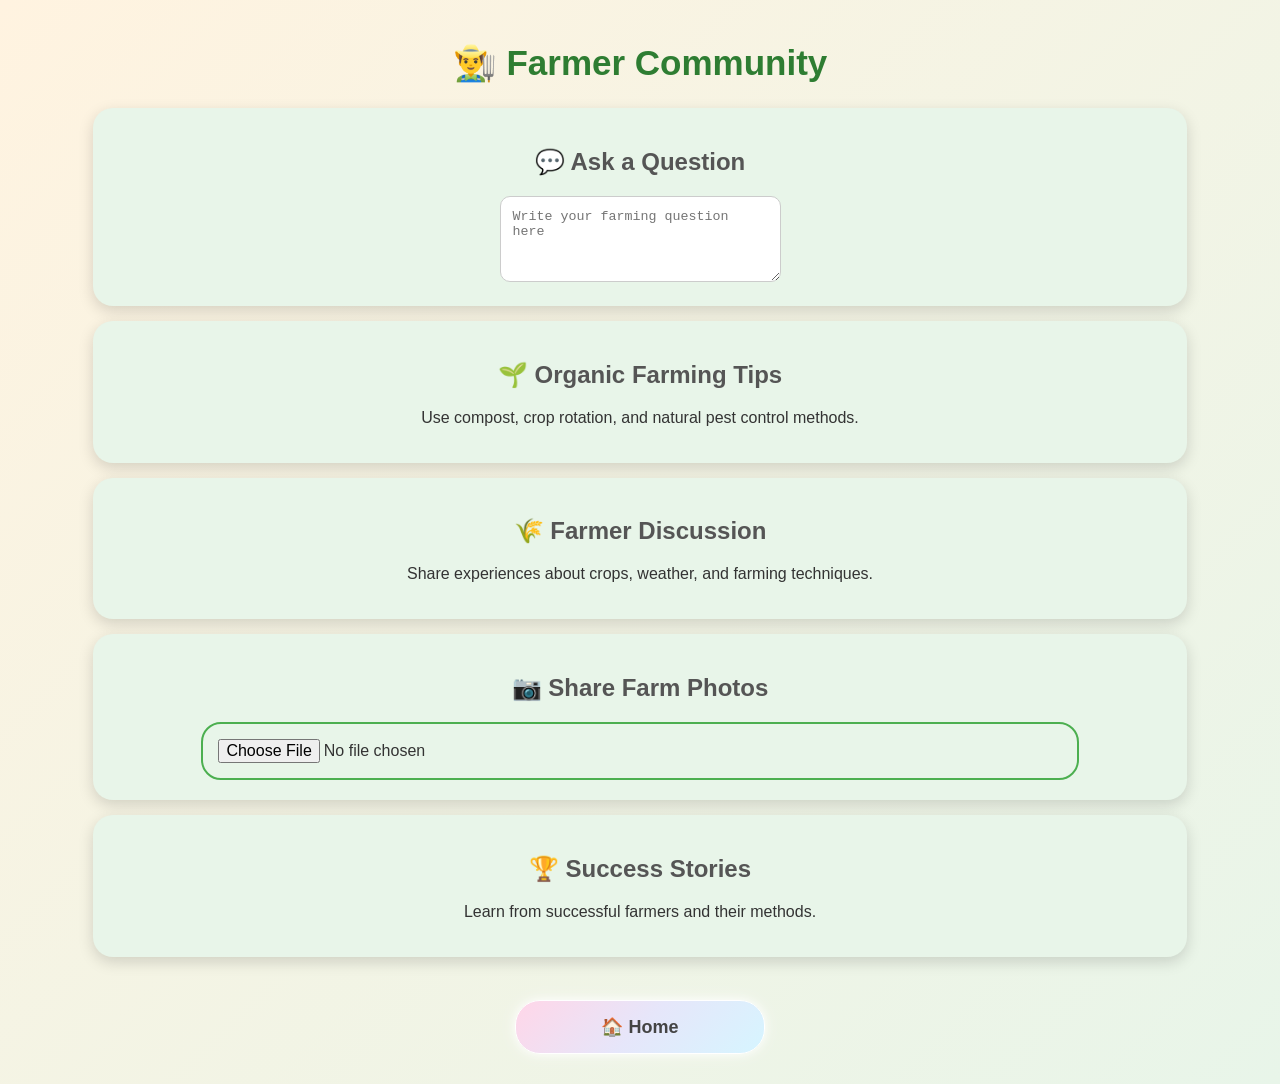
<file: Community.html>
<!DOCTYPE html>
<html>
<head>
<title>Farmer Community</title>
<link rel="stylesheet" href="Style.css">
</head>

<body>

<h1>👨‍🌾 Farmer Community</h1>

<div class="card">
<h2>💬 Ask a Question</h2>
<textarea rows="4" cols="30" placeholder="Write your farming question here"></textarea>
</div>

<div class="card">
<h2>🌱 Organic Farming Tips</h2>
<p>Use compost, crop rotation, and natural pest control methods.</p>
</div>

<div class="card">
<h2>🌾 Farmer Discussion</h2>
<p>Share experiences about crops, weather, and farming techniques.</p>
</div>

<div class="card">
<h2>📷 Share Farm Photos</h2>
<input type="file" accept="image/*">
</div>

<div class="card">
<h2>🏆 Success Stories</h2>
<p>Learn from successful farmers and their methods.</p>
</div>

<br>

<a href="index.html">
<button>🏠 Home</button>
</a>

</body>
</html>
</file>
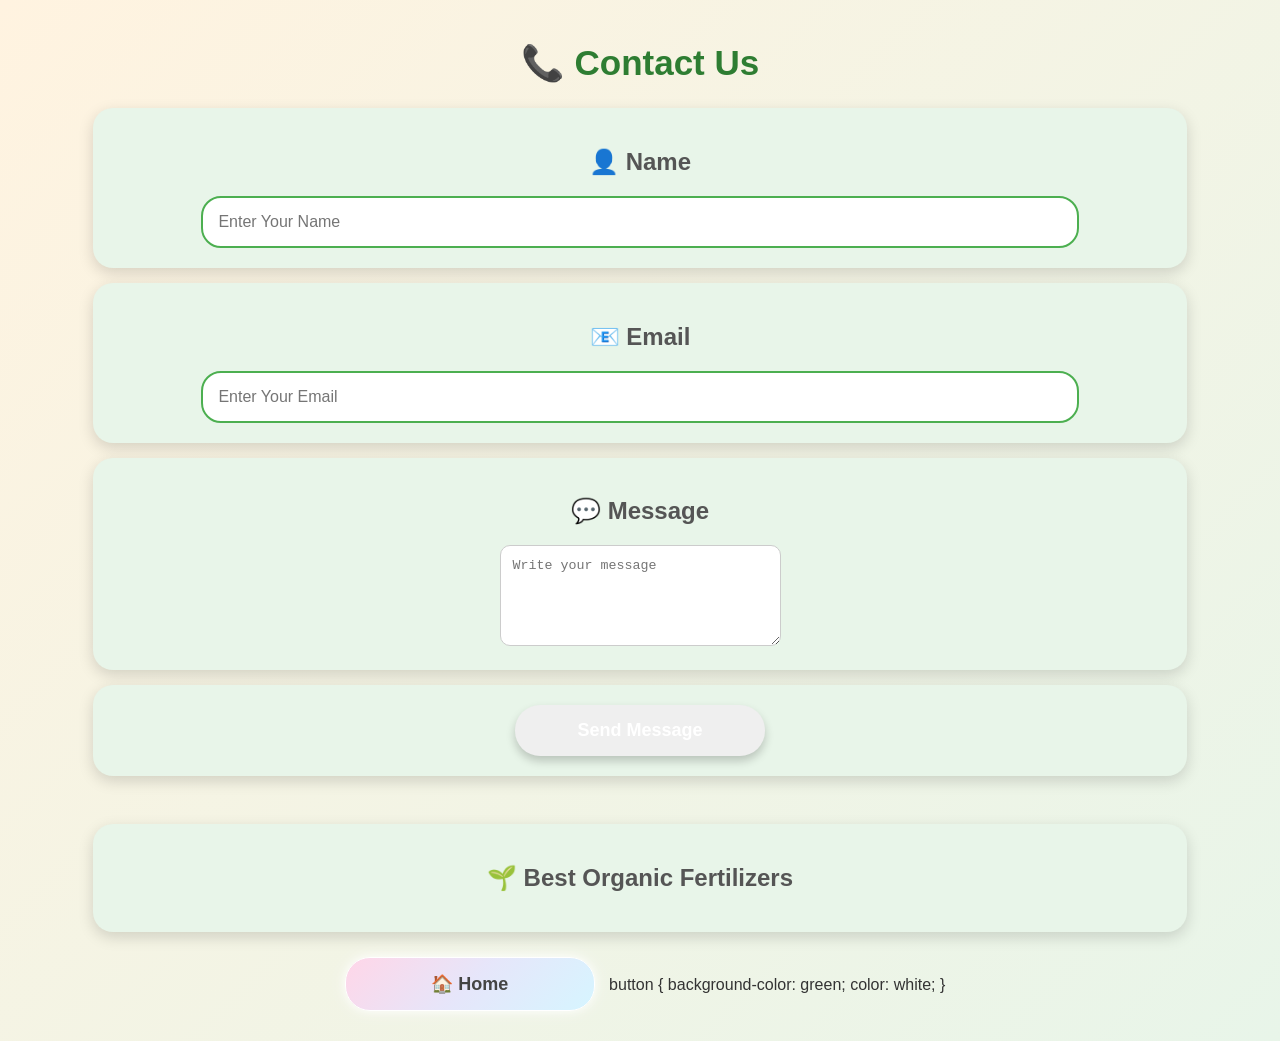
<file: Contact.html>
<!DOCTYPE html>
<html>
<head>
<title>Contact Us</title>
<link rel="stylesheet" href="Style.css">
</head>

<body>

<h1>📞 Contact Us</h1>

<div class="card">
<h2>👤 Name</h2>
<input type="text" placeholder="Enter Your Name">
</div>

<div class="card">
<h2>📧 Email</h2>
<input type="email" placeholder="Enter Your Email">
</div>

<div class="card">
<h2>💬 Message</h2>
<textarea rows="5" cols="30" placeholder="Write your message"></textarea>
</div>

<div class="card">
<button>Send Message</button>
</div>

<br>
<div class="card">
    <h2>🌱 Best Organic Fertilizers</h2>

    <p>

</div>

<a href="index.html">
<button>🏠 Home</button>
</a>
button {
    background-color: green;
    color: white;
}
</body>
</html>
</file>
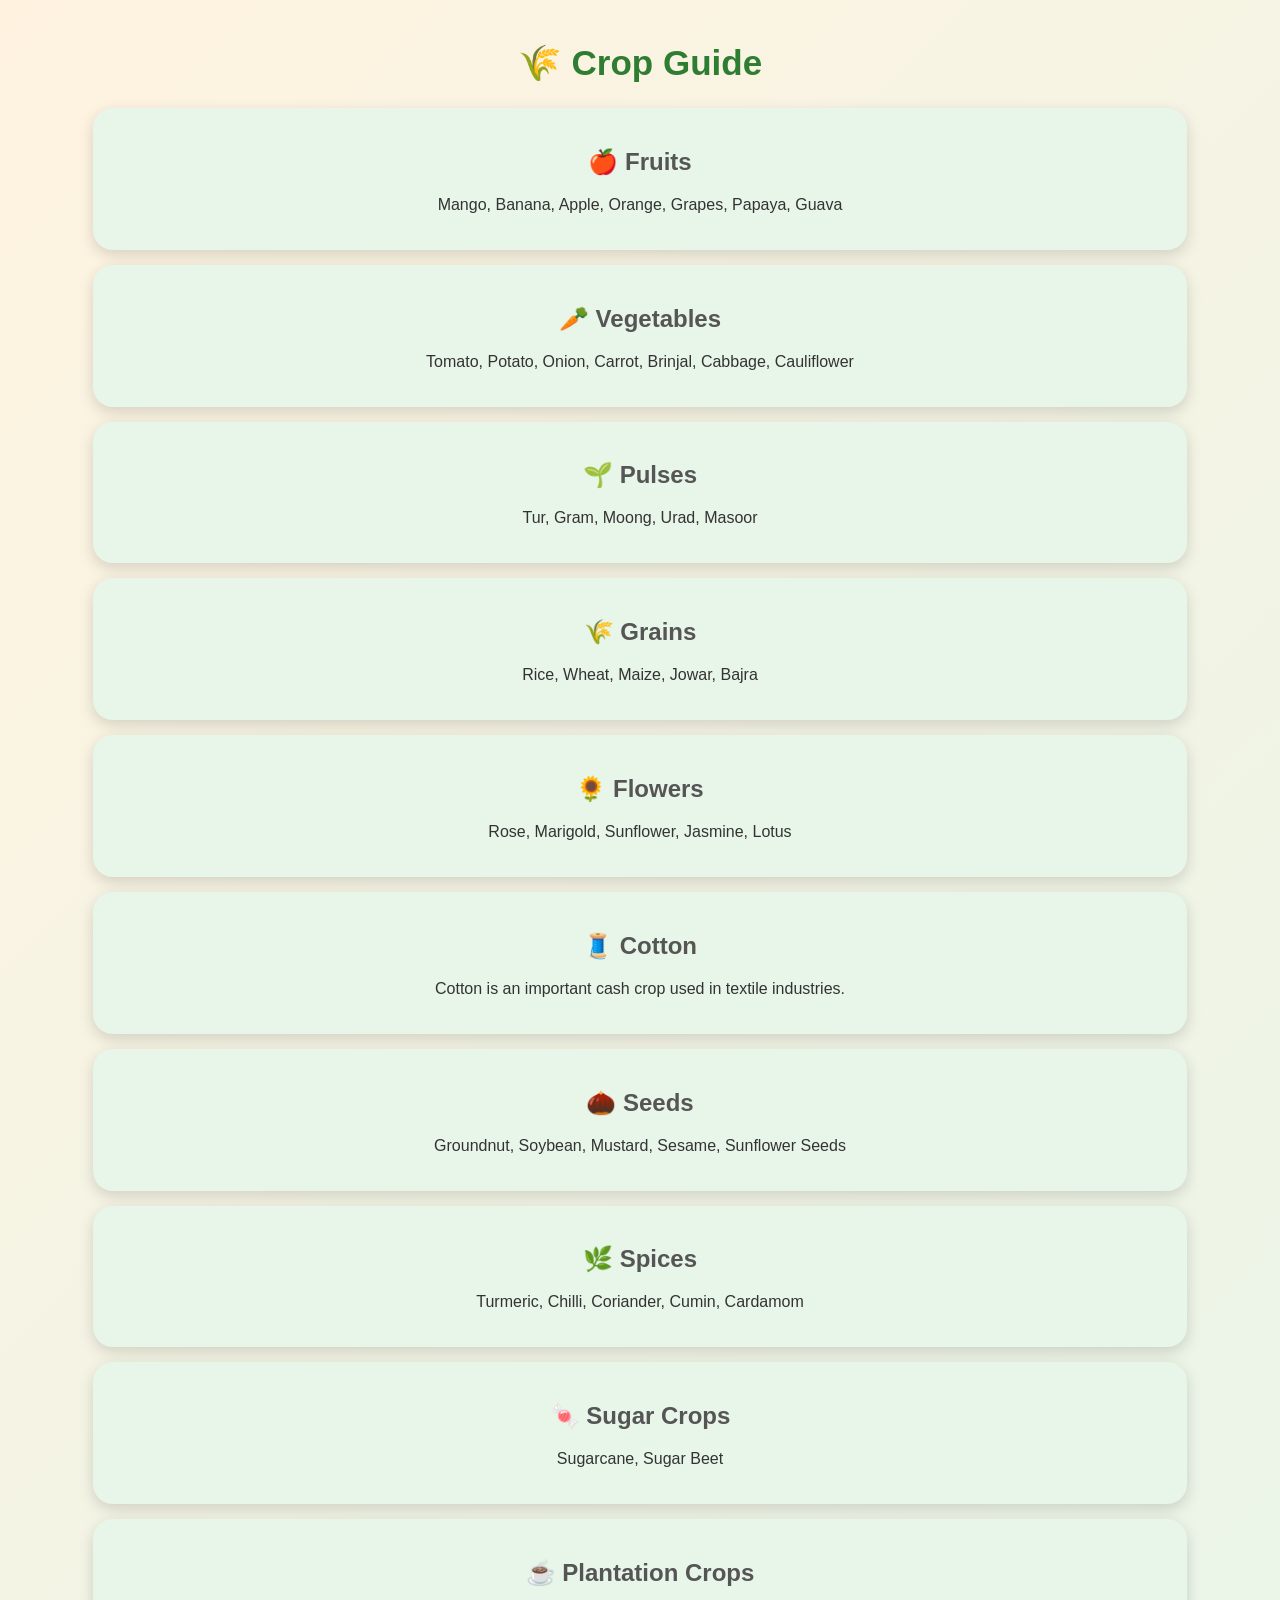
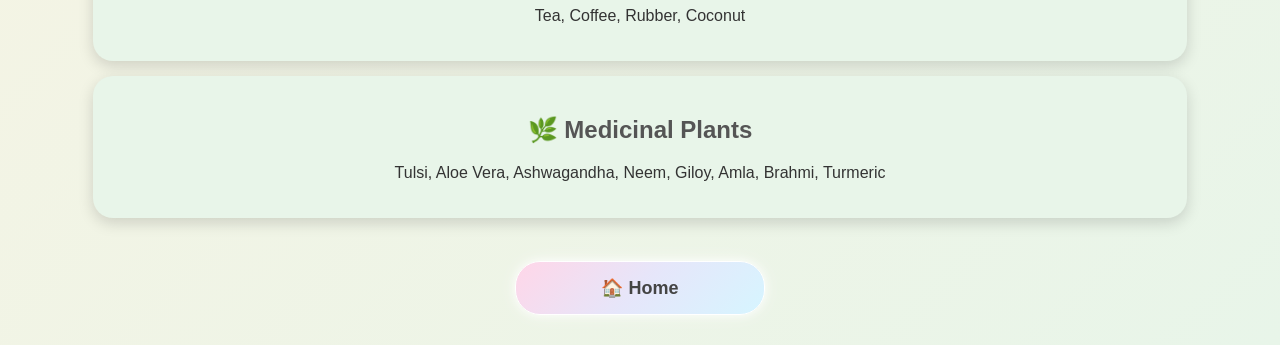
<file: Crops.html>
<!DOCTYPE html>
<html>
<head>
<title>Crops</title>
<link rel="stylesheet" href="Style.css">
</head>

<body>

<h1 id="title">🌾 Crop Guide</h1>

<div class="card">
<h2>🍎 Fruits</h2>
<p>Mango, Banana, Apple, Orange, Grapes, Papaya, Guava</p>
</div>

<div class="card">
<h2>🥕 Vegetables</h2>
<p>Tomato, Potato, Onion, Carrot, Brinjal, Cabbage, Cauliflower</p>
</div>

<div class="card">
<h2>🌱 Pulses</h2>
<p>Tur, Gram, Moong, Urad, Masoor</p>
</div>

<div class="card">
<h2>🌾 Grains</h2>
<p>Rice, Wheat, Maize, Jowar, Bajra</p>
</div>

<div class="card">
<h2>🌻 Flowers</h2>
<p>Rose, Marigold, Sunflower, Jasmine, Lotus</p>
</div>

<div class="card">
<h2>🧵 Cotton</h2>
<p>Cotton is an important cash crop used in textile industries.</p>
</div>

<div class="card">
<h2>🌰 Seeds</h2>
<p>Groundnut, Soybean, Mustard, Sesame, Sunflower Seeds</p>
</div>

<div class="card">
<h2>🌿 Spices</h2>
<p>Turmeric, Chilli, Coriander, Cumin, Cardamom</p>
</div>

<div class="card">
<h2>🍬 Sugar Crops</h2>
<p>Sugarcane, Sugar Beet</p>
</div>

<div class="card">
<h2>☕ Plantation Crops</h2>
<p>Tea, Coffee, Rubber, Coconut</p>
</div>
<div class="card">
<h2>🌿 Medicinal Plants</h2>
<p>Tulsi, Aloe Vera, Ashwagandha, Neem, Giloy, Amla, Brahmi, Turmeric</p>
</div>

<br>

<a href="index.html">
<button>🏠 Home</button>
</a>

</body>
</html>
</file>
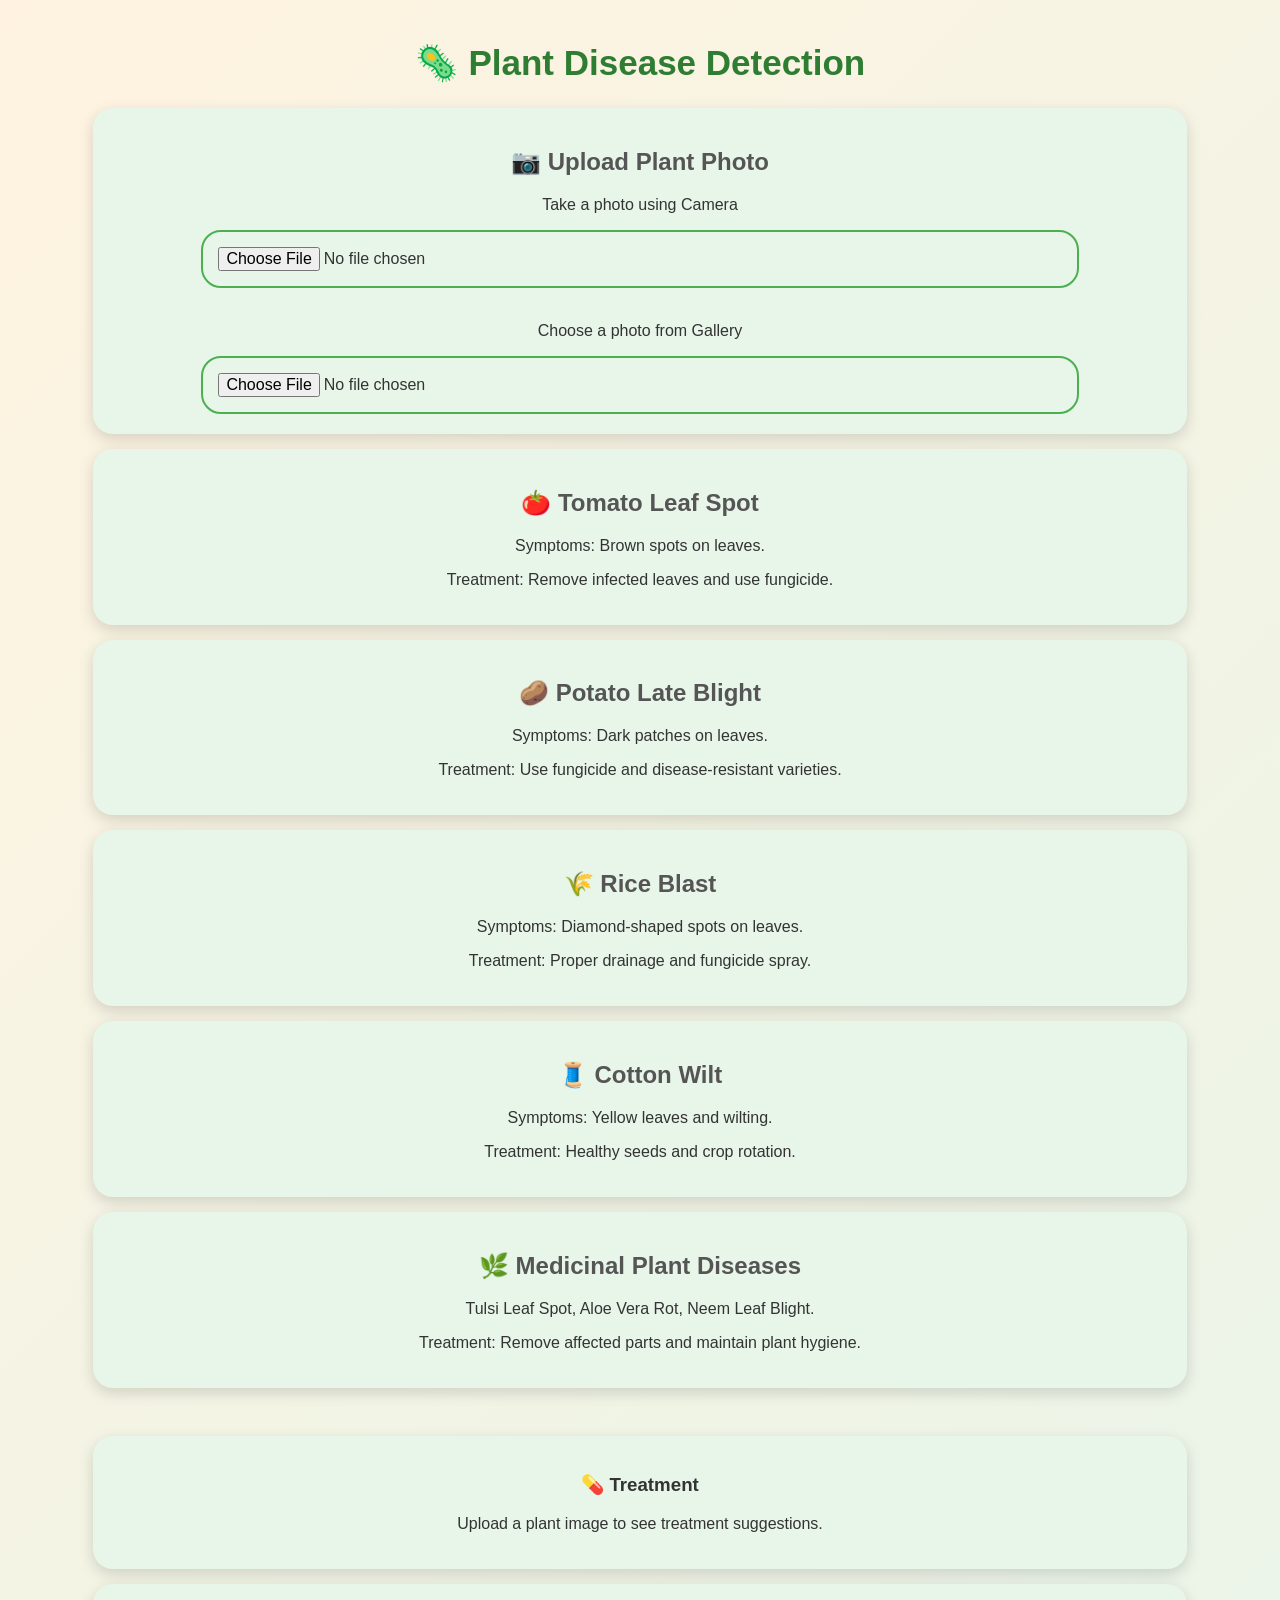
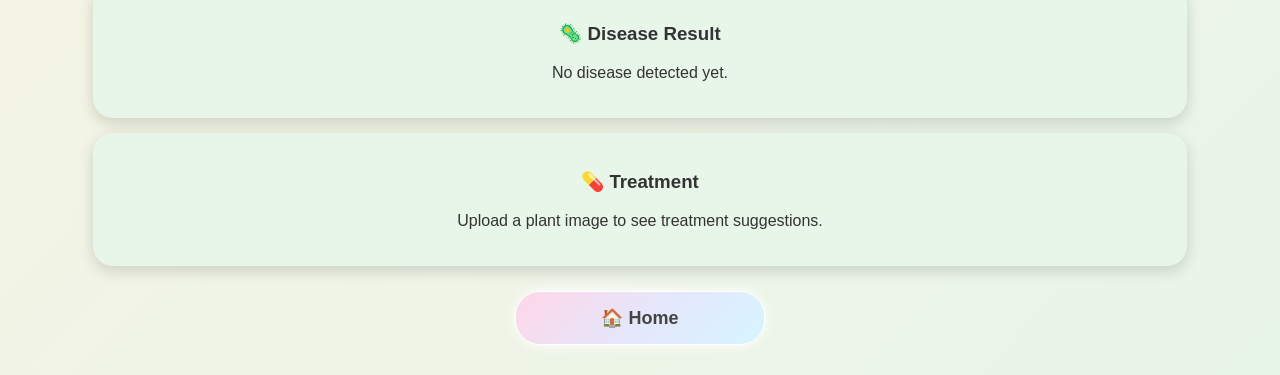
<file: Disease.html>
<!DOCTYPE html>
<html>
<head>
<title>Disease Detection</title>
<link rel="stylesheet" href="Style.css">
</head>

<body>

<h1>🦠 Plant Disease Detection</h1>

<div class="card">
<h2>📷 Upload Plant Photo</h2>

<p>Take a photo using Camera</p>
<input type="file" accept="image/*" capture="environment">

<br><br>

<p>Choose a photo from Gallery</p>
<input type="file" accept="image/*">

</div>

<div class="card">
<h2>🍅 Tomato Leaf Spot</h2>
<p>Symptoms: Brown spots on leaves.</p>
<p>Treatment: Remove infected leaves and use fungicide.</p>
</div>

<div class="card">
<h2>🥔 Potato Late Blight</h2>
<p>Symptoms: Dark patches on leaves.</p>
<p>Treatment: Use fungicide and disease-resistant varieties.</p>
</div>

<div class="card">
<h2>🌾 Rice Blast</h2>
<p>Symptoms: Diamond-shaped spots on leaves.</p>
<p>Treatment: Proper drainage and fungicide spray.</p>
</div>

<div class="card">
<h2>🧵 Cotton Wilt</h2>
<p>Symptoms: Yellow leaves and wilting.</p>
<p>Treatment: Healthy seeds and crop rotation.</p>
</div>

<div class="card">
<h2>🌿 Medicinal Plant Diseases</h2>
<p>Tulsi Leaf Spot, Aloe Vera Rot, Neem Leaf Blight.</p>
<p>Treatment: Remove affected parts and maintain plant hygiene.</p>
</div>

<br>

<div class="card">
<h3>💊 Treatment</h3>
<p>Upload a plant image to see treatment suggestions.</p>
</div>

<div class="card">
<h3>🦠 Disease Result</h3>
<p>No disease detected yet.</p>
</div>

<div class="card">
<h3>💊 Treatment</h3>
<p>Upload a plant image to see treatment suggestions.</p>
</div>

<a href="index.html">
<button>🏠 Home</button>
</a>
</div>

</body>
</html>
</file>
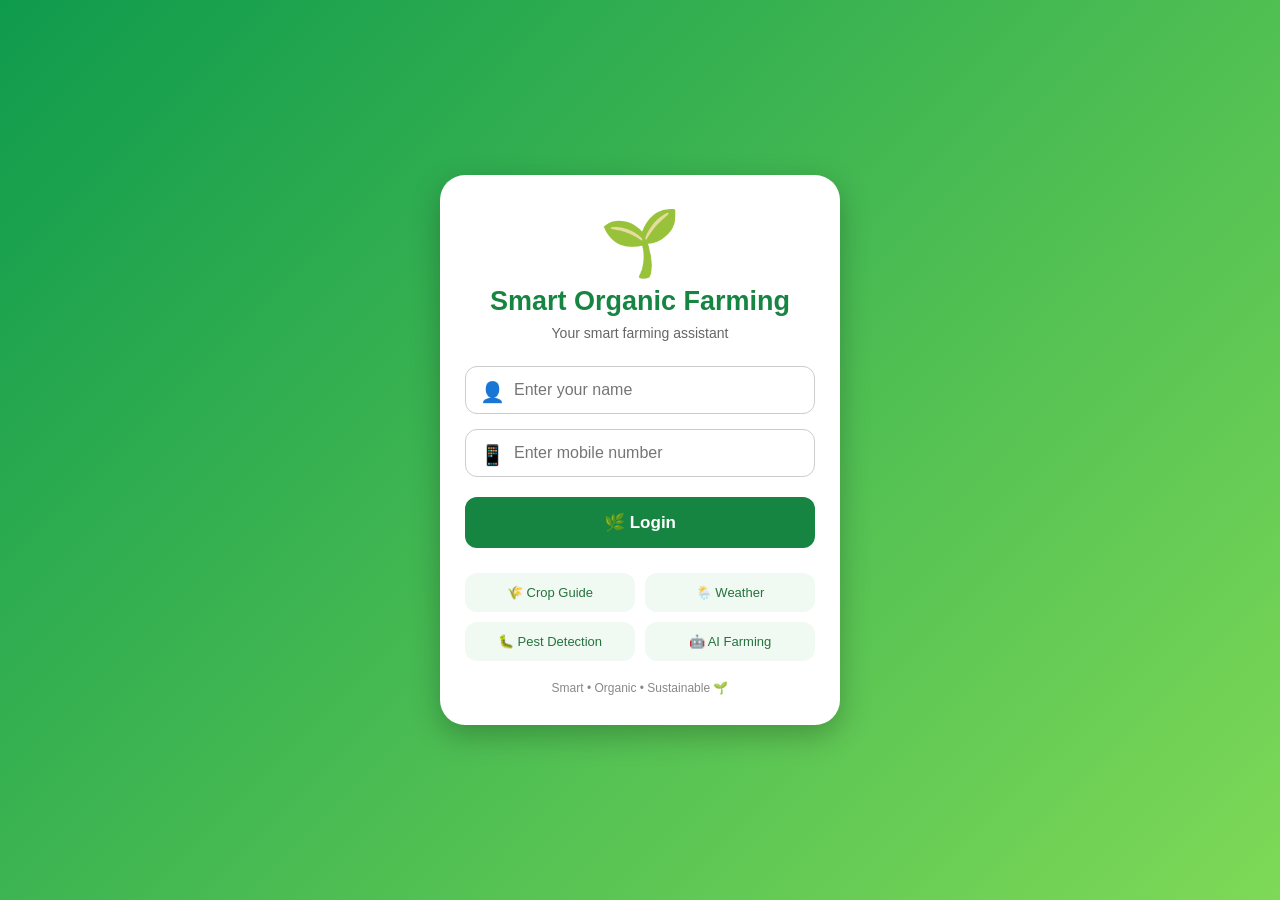
<file: Login.html>
<!DOCTYPE html>
<html lang="en">
<head>
<meta charset="UTF-8">
<meta name="viewport" content="width=device-width, initial-scale=1.0">

<title>Smart Organic Farming - Login</title>

<style>
* {
    box-sizing: border-box;
    margin: 0;
    padding: 0;
    font-family: Arial, sans-serif;
}

body {
    min-height: 100vh;
    display: flex;
    justify-content: center;
    align-items: center;
    background: linear-gradient(135deg, #0f9b4d, #7ed957);
    padding: 20px;
}

.login-box {
    width: 100%;
    max-width: 400px;
    background: white;
    border-radius: 25px;
    padding: 30px 25px;
    text-align: center;
    box-shadow: 0 10px 30px rgba(0,0,0,0.25);
}

.logo {
    font-size: 65px;
    margin-bottom: 5px;
}

h1 {
    color: #168542;
    font-size: 27px;
    margin-bottom: 8px;
}

.subtitle {
    color: #666;
    font-size: 14px;
    margin-bottom: 25px;
}

.input-box {
    position: relative;
    margin-bottom: 15px;
}

.input-box span {
    position: absolute;
    left: 15px;
    top: 14px;
    font-size: 20px;
}

input {
    width: 100%;
    padding: 14px 15px 14px 48px;
    border: 1px solid #ccc;
    border-radius: 12px;
    font-size: 16px;
    outline: none;
}

input:focus {
    border-color: #168542;
    box-shadow: 0 0 5px rgba(22,133,66,0.3);
}

.login-btn {
    width: 100%;
    padding: 15px;
    border: none;
    border-radius: 12px;
    background: #168542;
    color: white;
    font-size: 17px;
    font-weight: bold;
    cursor: pointer;
    margin-top: 5px;
}

.login-btn:active {
    transform: scale(0.98);
}

.message {
    margin-top: 15px;
    font-size: 14px;
    font-weight: bold;
}

.features {
    margin-top: 25px;
    display: grid;
    grid-template-columns: 1fr 1fr;
    gap: 10px;
}

.feature {
    background: #f0f9f2;
    padding: 12px 5px;
    border-radius: 12px;
    color: #26733e;
    font-size: 13px;
}

.footer {
    margin-top: 20px;
    color: #888;
    font-size: 12px;
}
</style>
</head>

<body>

<div class="login-box">

    <div class="logo">🌱</div>

    <h1>Smart Organic Farming</h1>

    <p class="subtitle">
        Your smart farming assistant
    </p>

    <form id="loginForm">

        <div class="input-box">
            <span>👤</span>
            <input
                type="text"
                id="username"
                placeholder="Enter your name"
                required
            >
        </div>

        <div class="input-box">
            <span>📱</span>
            <input
                type="tel"
                id="mobile"
                placeholder="Enter mobile number"
                maxlength="10"
                required
            >
        </div>

        <button type="submit" class="login-btn">
            🌿 Login
        </button>

    </form>

    <div id="message" class="message"></div>

    <div class="features">
        <div class="feature">🌾 Crop Guide</div>
        <div class="feature">🌦️ Weather</div>
        <div class="feature">🐛 Pest Detection</div>
        <div class="feature">🤖 AI Farming</div>
    </div>

    <div class="footer">
        Smart • Organic • Sustainable 🌱
    </div>

</div>

<script>

document.getElementById("loginForm").addEventListener("submit", function(event) {

    event.preventDefault();

    let name = document.getElementById("username").value.trim();
    let mobile = document.getElementById("mobile").value.trim();
    let message = document.getElementById("message");

    if (name === "" || mobile === "") {
        message.style.color = "red";
        message.innerHTML = "Please enter all details.";
        return;
    }

    if (!/^[0-9]{10}$/.test(mobile)) {
        message.style.color = "red";
        message.innerHTML = "Please enter a valid 10-digit mobile number.";
        return;
    }

    // Save farmer name
    localStorage.setItem("farmerName", name);

    message.style.color = "#168542";
    message.innerHTML = "✅ Login successful!";

    // Open your main app
    setTimeout(function() {
        window.location.href = "index.html";
    }, 800);

});

</script>

</body>
</html>
</file>
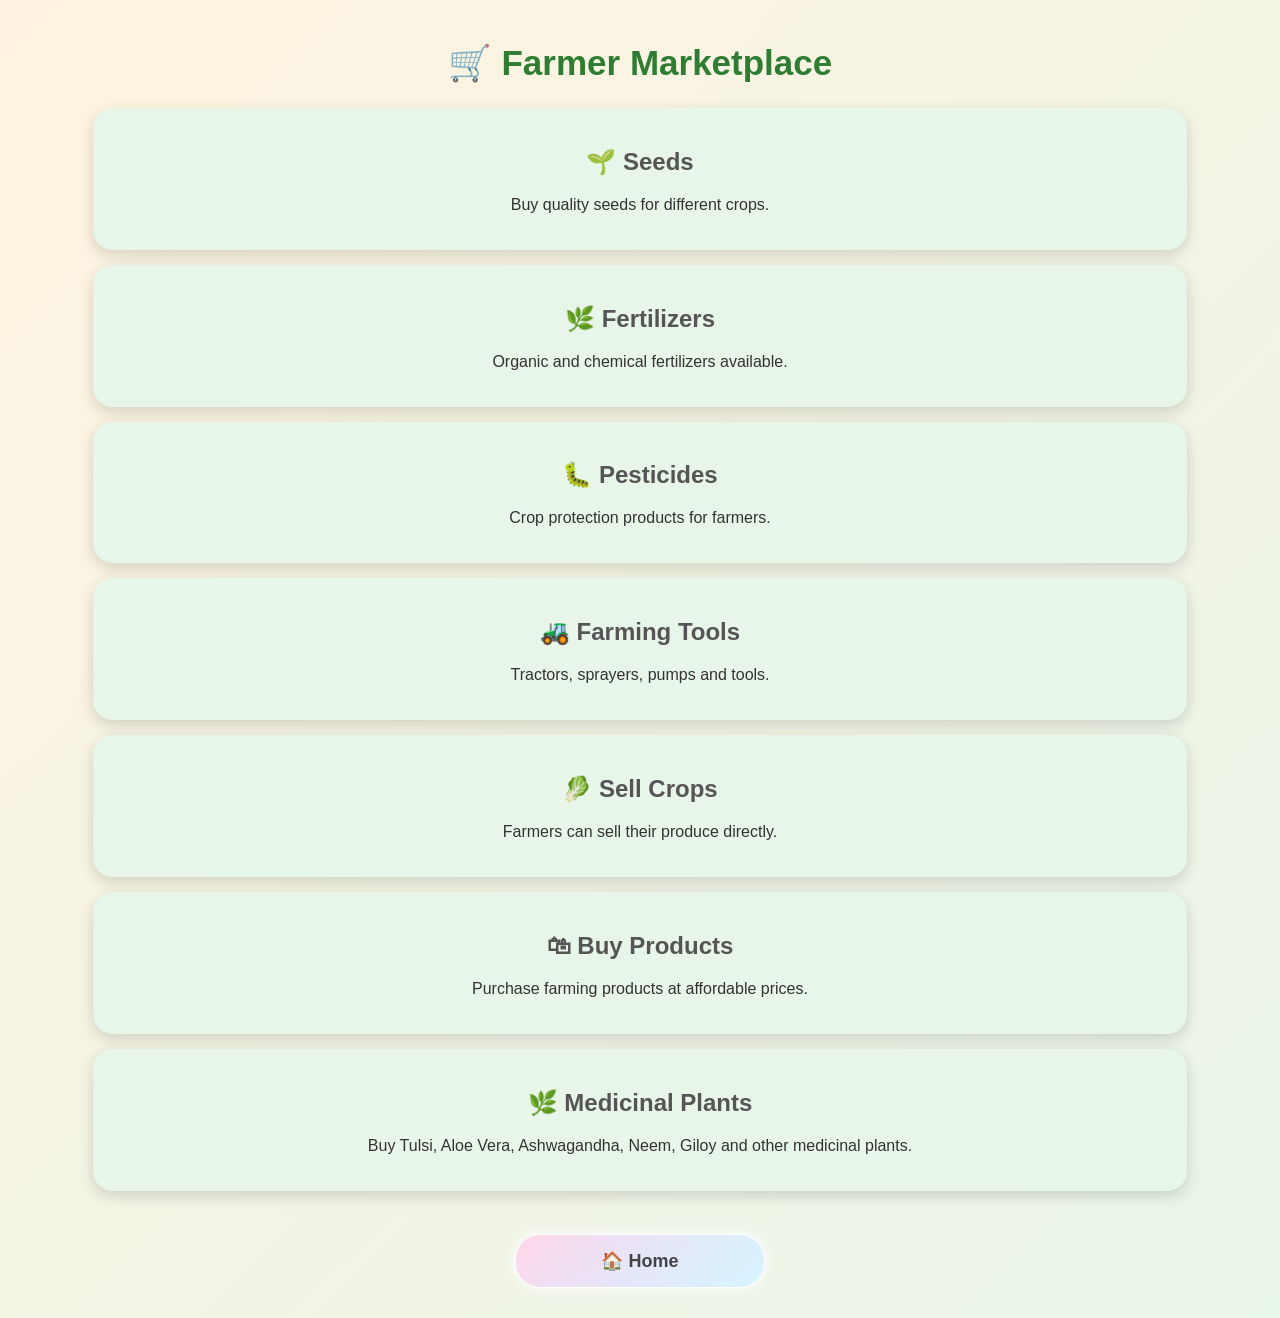
<file: Marketplace.html>
<!DOCTYPE html>
<html>
<head>
<title>Marketplace</title>
<link rel="stylesheet" href="Style.css">
</head>

<body>

<h1>🛒 Farmer Marketplace</h1>

<div class="card">
<h2>🌱 Seeds</h2>
<p>Buy quality seeds for different crops.</p>
</div>

<div class="card">
<h2>🌿 Fertilizers</h2>
<p>Organic and chemical fertilizers available.</p>
</div>

<div class="card">
<h2>🐛 Pesticides</h2>
<p>Crop protection products for farmers.</p>
</div>

<div class="card">
<h2>🚜 Farming Tools</h2>
<p>Tractors, sprayers, pumps and tools.</p>
</div>

<div class="card">
<h2>🥬 Sell Crops</h2>
<p>Farmers can sell their produce directly.</p>
</div>

<div class="card">
<h2>🛍 Buy Products</h2>
<p>Purchase farming products at affordable prices.</p>
</div>
<div class="card">
<h2>🌿 Medicinal Plants</h2>
<p>Buy Tulsi, Aloe Vera, Ashwagandha, Neem, Giloy and other medicinal plants.</p>
</div>

<br>

<a href="index.html">
<button>🏠 Home</button>
</a>

</body>
</html>
</file>
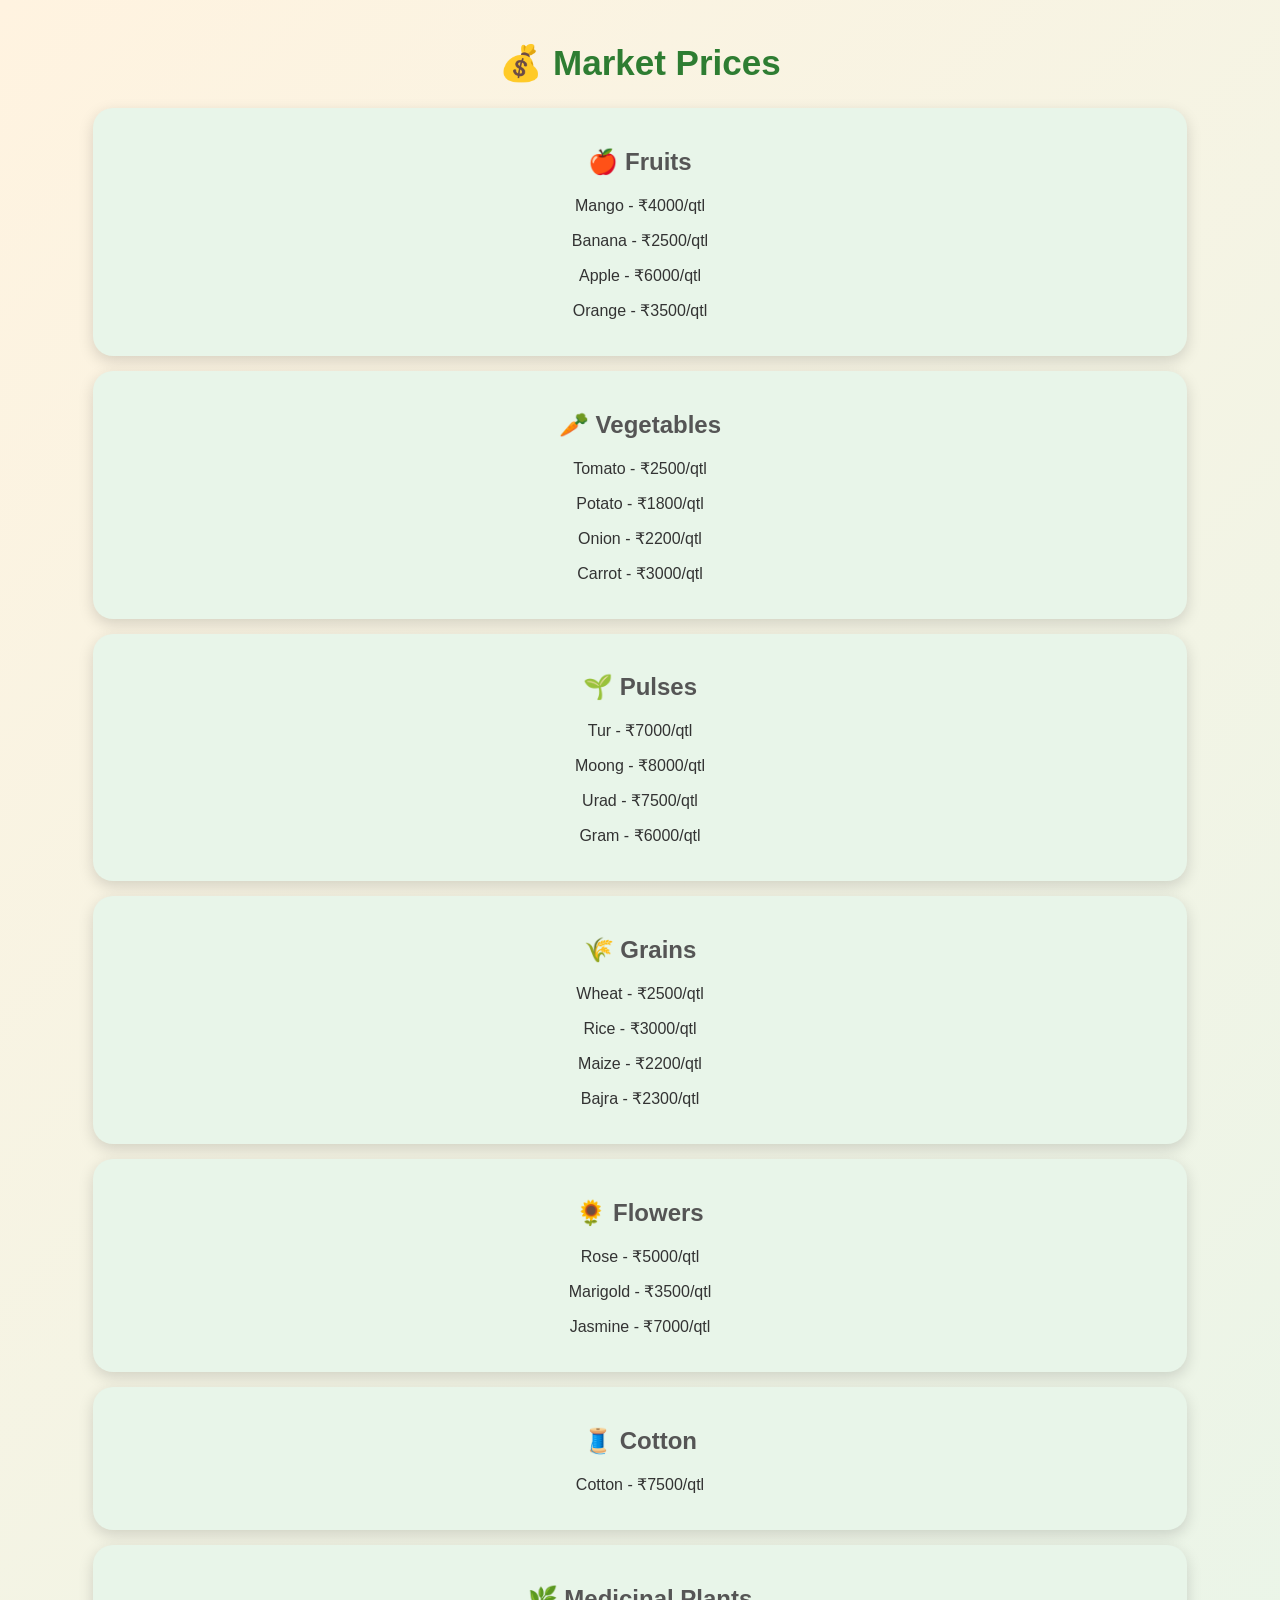
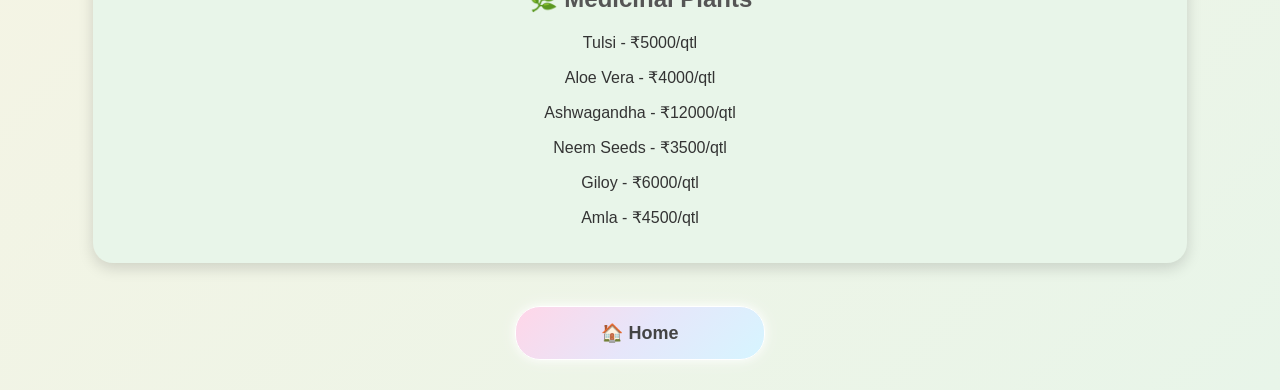
<file: Marketprice.html>
<!DOCTYPE html>
<html>
<head>
<title>Market Price</title>
<link rel="stylesheet" href="Style.css">
</head>

<body>

<h1>💰 Market Prices</h1>

<div class="card">
<h2>🍎 Fruits</h2>
<p>Mango - ₹4000/qtl</p>
<p>Banana - ₹2500/qtl</p>
<p>Apple - ₹6000/qtl</p>
<p>Orange - ₹3500/qtl</p>
</div>

<div class="card">
<h2>🥕 Vegetables</h2>
<p>Tomato - ₹2500/qtl</p>
<p>Potato - ₹1800/qtl</p>
<p>Onion - ₹2200/qtl</p>
<p>Carrot - ₹3000/qtl</p>
</div>

<div class="card">
<h2>🌱 Pulses</h2>
<p>Tur - ₹7000/qtl</p>
<p>Moong - ₹8000/qtl</p>
<p>Urad - ₹7500/qtl</p>
<p>Gram - ₹6000/qtl</p>
</div>

<div class="card">
<h2>🌾 Grains</h2>
<p>Wheat - ₹2500/qtl</p>
<p>Rice - ₹3000/qtl</p>
<p>Maize - ₹2200/qtl</p>
<p>Bajra - ₹2300/qtl</p>
</div>

<div class="card">
<h2>🌻 Flowers</h2>
<p>Rose - ₹5000/qtl</p>
<p>Marigold - ₹3500/qtl</p>
<p>Jasmine - ₹7000/qtl</p>
</div>

<div class="card">
<h2>🧵 Cotton</h2>
<p>Cotton - ₹7500/qtl</p>
</div>
<div class="card">
<h2>🌿 Medicinal Plants</h2>
<p>Tulsi - ₹5000/qtl</p>
<p>Aloe Vera - ₹4000/qtl</p>
<p>Ashwagandha - ₹12000/qtl</p>
<p>Neem Seeds - ₹3500/qtl</p>
<p>Giloy - ₹6000/qtl</p>
<p>Amla - ₹4500/qtl</p>
</div>

<br>

<a href="index.html">
<button>🏠 Home</button>
</a>

</body>
</html>
</file>
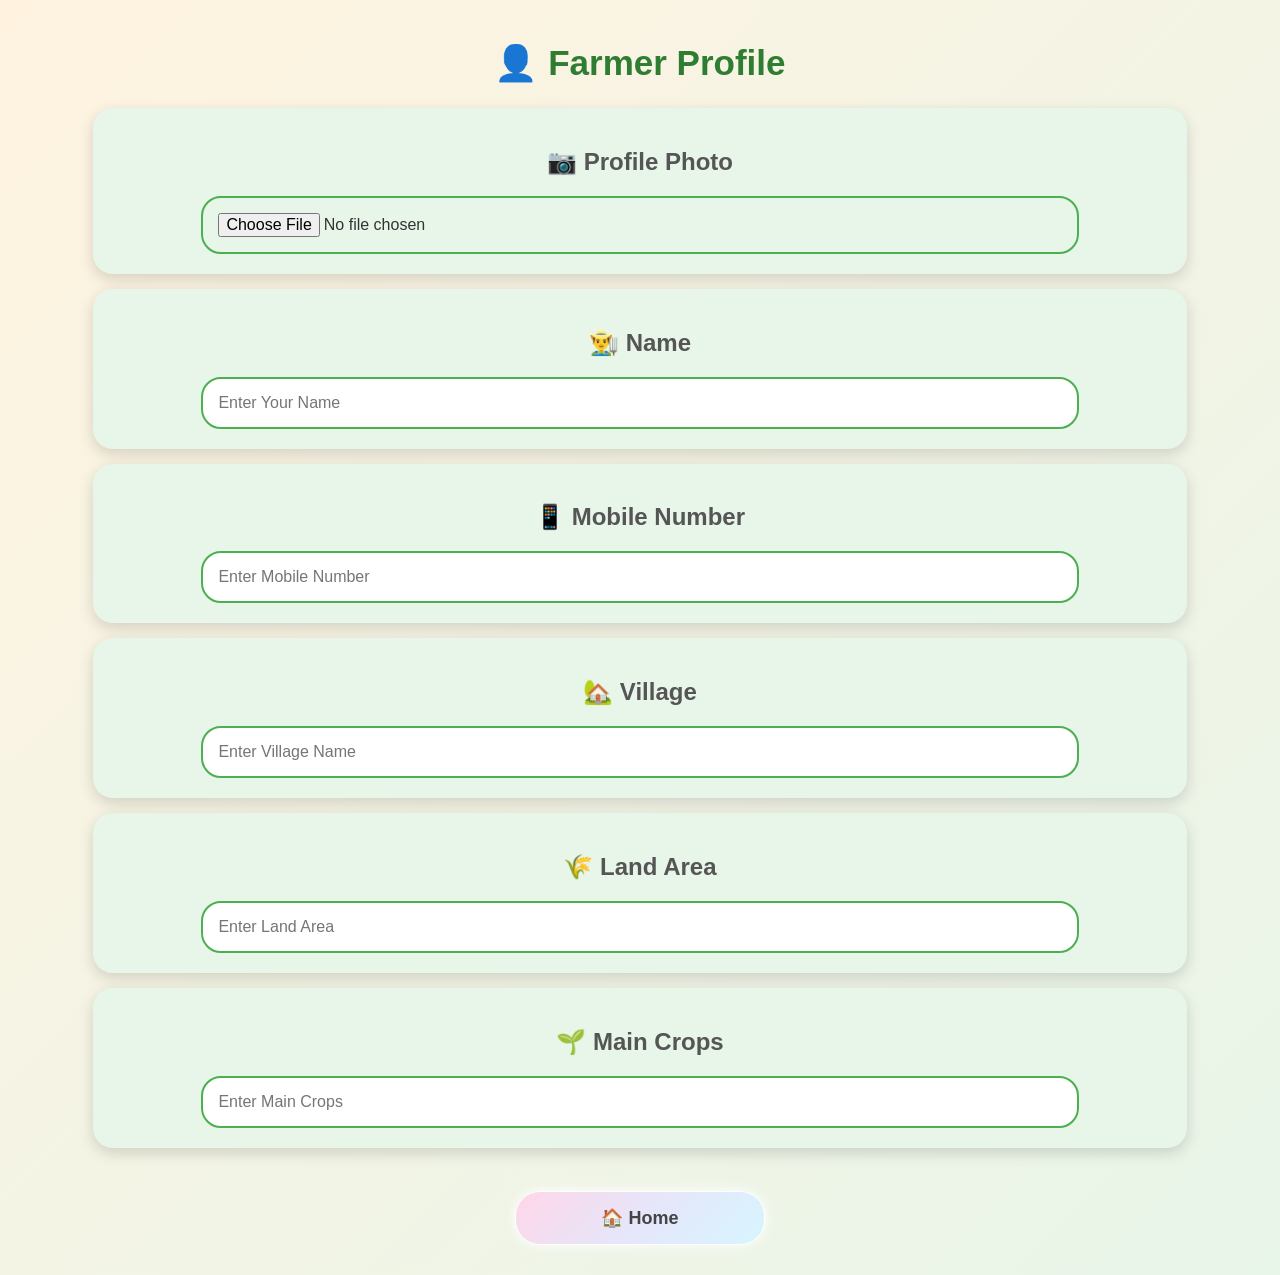
<file: Profile.html>
<!DOCTYPE html>
<html>
<head>
<title>Profile</title>
<link rel="stylesheet" href="Style.css">
</head>

<body>

<h1>👤 Farmer Profile</h1>

<div class="card">
<h2>📷 Profile Photo</h2>
<input type="file" accept="image/*">
</div>

<div class="card">
<h2>👨‍🌾 Name</h2>
<input type="text" placeholder="Enter Your Name">
</div>

<div class="card">
<h2>📱 Mobile Number</h2>
<input type="number" placeholder="Enter Mobile Number">
</div>

<div class="card">
<h2>🏡 Village</h2>
<input type="text" placeholder="Enter Village Name">
</div>

<div class="card">
<h2>🌾 Land Area</h2>
<input type="text" placeholder="Enter Land Area">
</div>

<div class="card">
<h2>🌱 Main Crops</h2>
<input type="text" placeholder="Enter Main Crops">
</div>

<br>

<a href="index.html">
<button>🏠 Home</button>
</a>

</body>
</html>
</file>
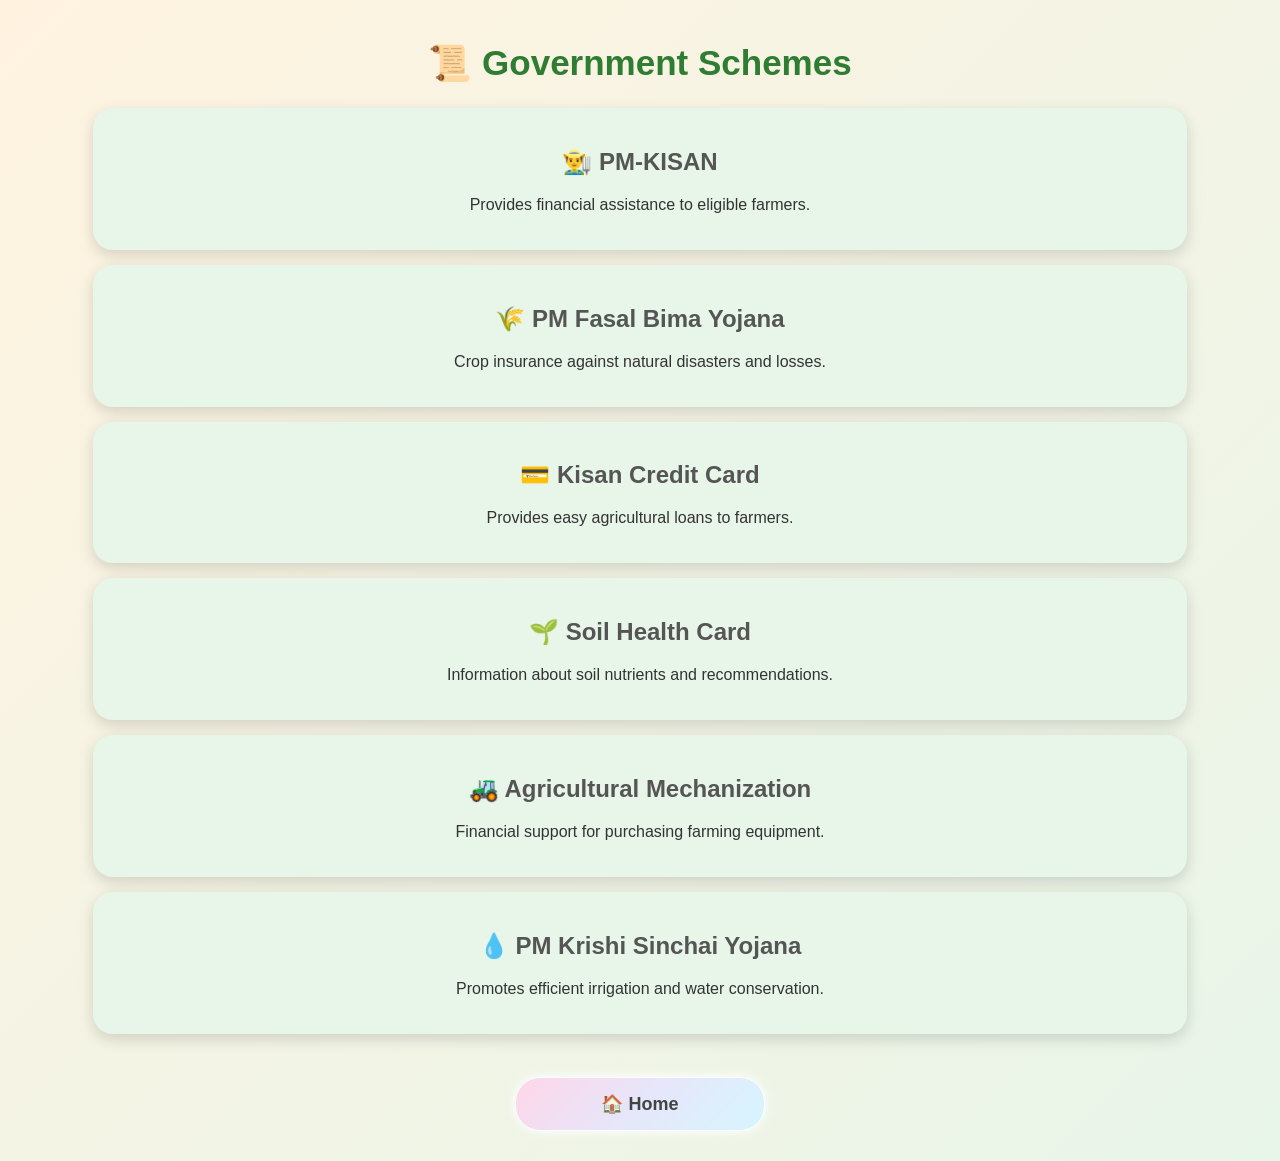
<file: Scheme.html>
<!DOCTYPE html>
<html>
<head>
<title>Government Schemes</title>
<link rel="stylesheet" href="Style.css">
</head>

<body>

<h1>📜 Government Schemes</h1>

<div class="card">
<h2>👨‍🌾 PM-KISAN</h2>
<p>Provides financial assistance to eligible farmers.</p>
</div>

<div class="card">
<h2>🌾 PM Fasal Bima Yojana</h2>
<p>Crop insurance against natural disasters and losses.</p>
</div>

<div class="card">
<h2>💳 Kisan Credit Card</h2>
<p>Provides easy agricultural loans to farmers.</p>
</div>

<div class="card">
<h2>🌱 Soil Health Card</h2>
<p>Information about soil nutrients and recommendations.</p>
</div>

<div class="card">
<h2>🚜 Agricultural Mechanization</h2>
<p>Financial support for purchasing farming equipment.</p>
</div>

<div class="card">
<h2>💧 PM Krishi Sinchai Yojana</h2>
<p>Promotes efficient irrigation and water conservation.</p>
</div>

<br>

<a href="index.html">
<button>🏠 Home</button>
</a>

</body>
</html>
</file>
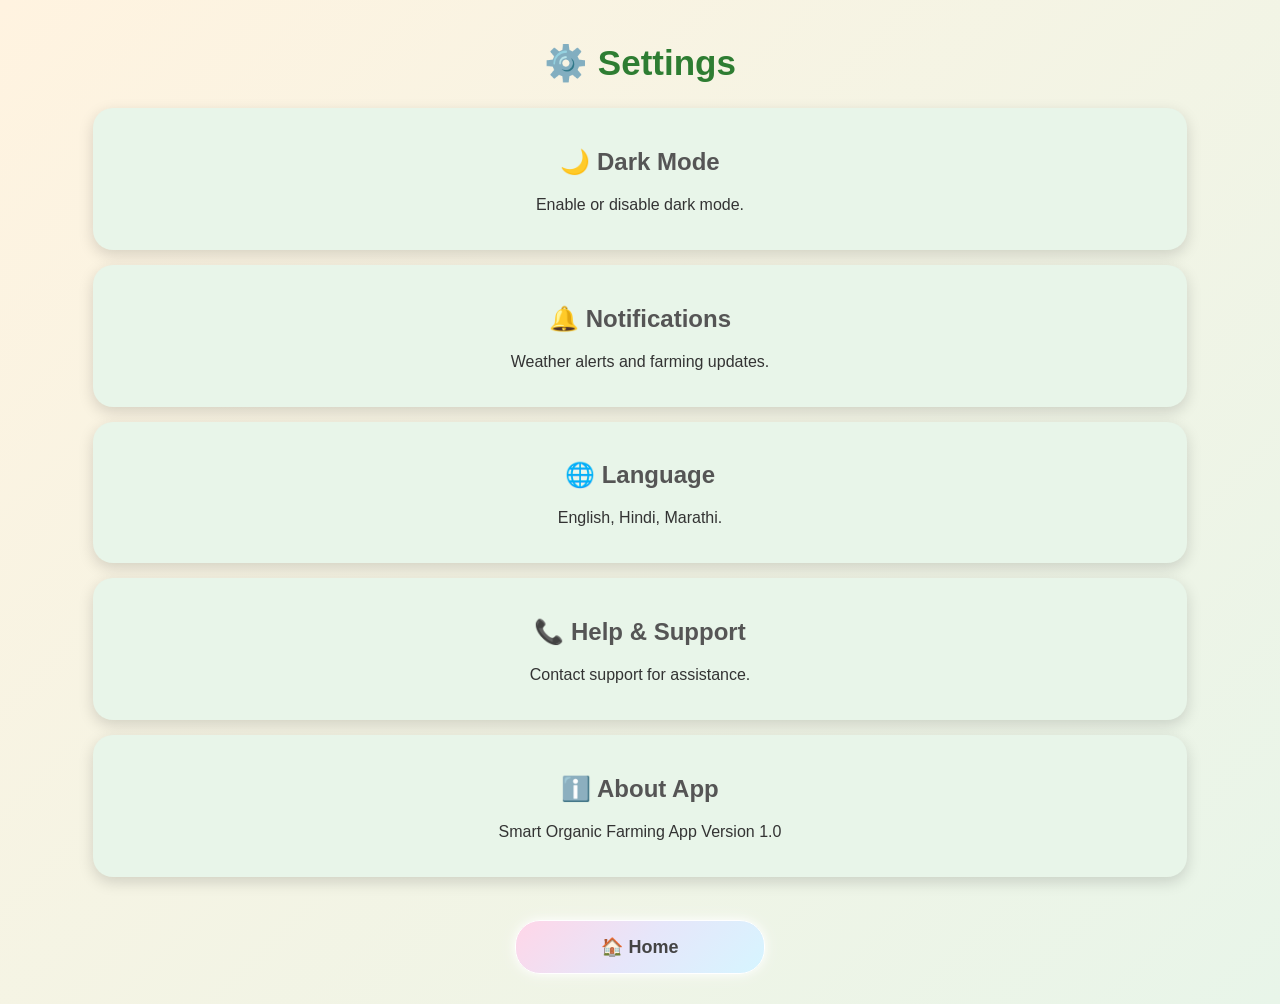
<file: Settings.html>
<!DOCTYPE html>
<html>
<head>
<title>Settings</title>
<link rel="stylesheet" href="Style.css">
</head>

<body>

<h1>⚙️ Settings</h1>

<div class="card">
<h2>🌙 Dark Mode</h2>
<p>Enable or disable dark mode.</p>
</div>

<div class="card">
<h2>🔔 Notifications</h2>
<p>Weather alerts and farming updates.</p>
</div>

<div class="card">
<h2>🌐 Language</h2>
<p>English, Hindi, Marathi.</p>
</div>

<div class="card">
<h2>📞 Help & Support</h2>
<p>Contact support for assistance.</p>
</div>

<div class="card">
<h2>ℹ️ About App</h2>
<p>Smart Organic Farming App Version 1.0</p>
</div>

<br>

<a href="index.html">
<button>🏠 Home</button>
</a>

</body>
</html>
</file>
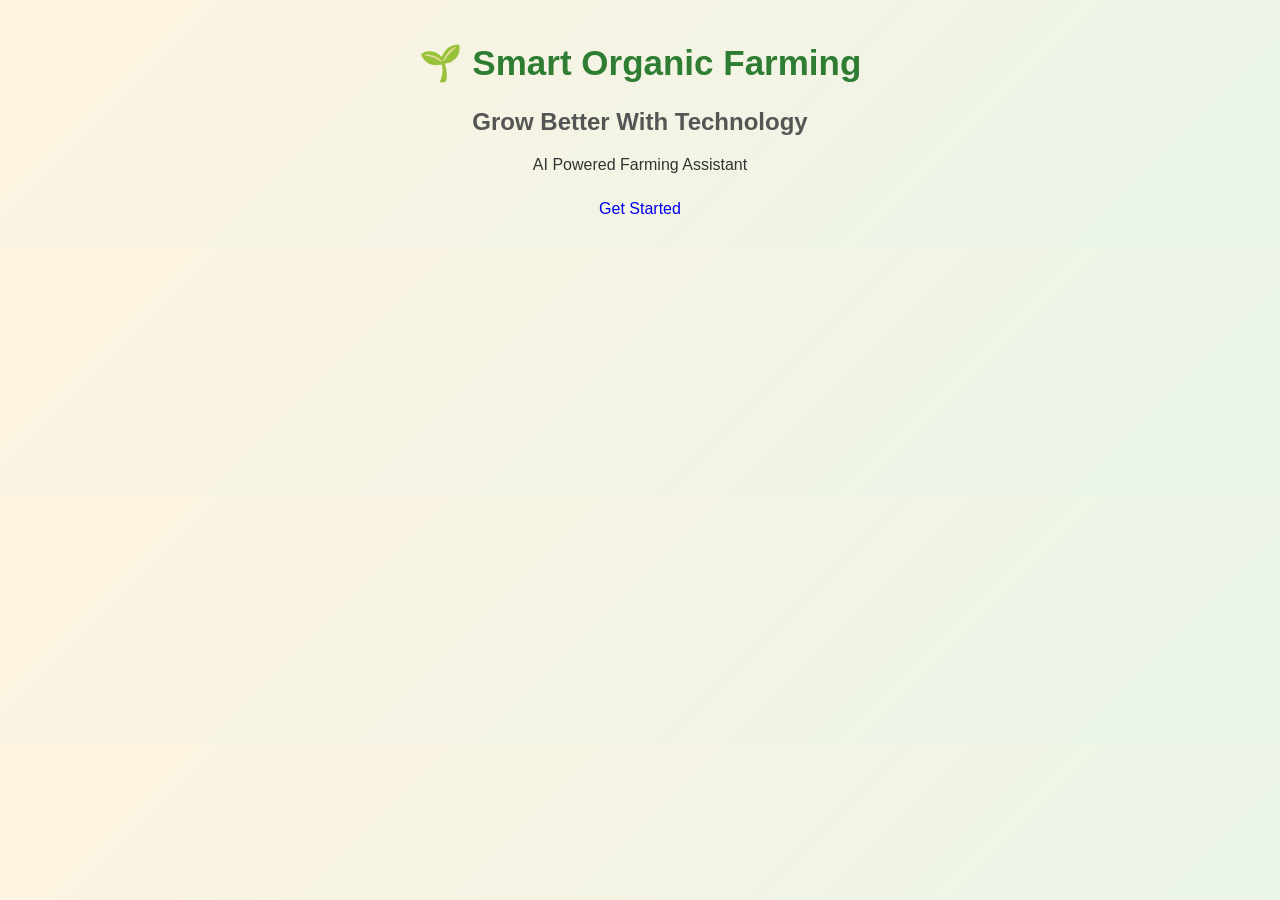
<file: Splash.html>
<!DOCTYPE html>
<html>
<head>
<title>Welcome</title>
<link rel="stylesheet" href="Style.css">
</head>
<body>

<div class="welcome">

<h1>🌱 Smart Organic Farming</h1>

<h2>Grow Better With Technology</h2>

<p>AI Powered Farming Assistant</p>

<a href="Login.html" class="btn">Get Started</a>

</div>

</body>
</html>
</file>
<file: Style.css>
body{
    font-family: Arial, sans-serif;
    background: linear-gradient(135deg,#fff3e0,#e8f5e9);
    margin:0;
    padding:20px;
    text-align:center;
    color:#333;
}

h1{
    color:#2e7d32;
    font-size:35px;
}

h2{
    color:#555;
}


.container{
    max-width:500px;
    margin:auto;
}


.card{
    background:#e8f5e9;
    margin:15px auto;
    padding:20px;
    width:85%;
    border-radius:20px;
    box-shadow:0 5px 15px rgba(0,0,0,0.15);
}


a{
    text-decoration:none;
    display:inline-block;
    margin:10px;
}


button{
    width:250px;
    padding:15px;
    border:none;
    border-radius:25px;
    font-size:18px;
    font-weight:bold;
    color:white;
    cursor:pointer;
    box-shadow:0 5px 10px rgba(0,0,0,0.2);
}
a[href="index.html"] button{
    background: linear-gradient(135deg,#FFD6E8,#E6E6FA,#D6F5FF);
    color:#444;
    border:1px solid white;
    box-shadow:0 0 10px rgba(255,255,255,0.8),
               0 0 20px rgba(255,255,255,0.5);
}


/* Different button colours */

a:nth-child(1) button{
    background:#4CAF50;
}

a:nth-child(2) button{
    background:#2196F3;
}

a:nth-child(3) button{
    background:#FF9800;
}

a:nth-child(4) button{
    background:#9C27B0;
}


button:hover{
    transform:scale(1.05);
}


input,textarea{
    padding:12px;
    border-radius:10px;
    border:1px solid #ccc;
}
a[href="Fertilizer.html"] button{
    background:#4CAF50;
}
a[href="Pest.html"] button{
    background:#F44336;
}
a[href="Community.html"] button{
    background:#009688;
}
a[href="Settings.html"] button{
    background:#673AB7;
}
a[href="Crops.html"] button{
    background:#FF9800;
}
a[href="Weather.html"] button{
    background:#2196F3;
}
a[href="Marketplace.html"] button{
    background:#E91E63;
}
a[href="Marketprice.html"] button{
    background:#FFC107;
}
a[href="Disease.html"] button{
    background:#9C27B0;
}
a[href="Scheme.html"] button{
    background:#795548;
}
a[href="Profile.html"] button{
    background:#00BCD4;
}
button:hover{
    transform:scale(1.05);
    transition:0.3s;
}
input{
    width:80%;
    padding:15px;
    font-size:16px;
    border-radius:20px;
    border:2px solid #4CAF50;
outline:none;
}
#topBtn{
    position: fixed;
    bottom: 20px;
    right: 20px;
    padding: 10px 15px;
    border-radius: 50px;
    background: #4CAF50;
    color: white;
    border: none;
    font-weight: bold;
}
.search-box button{
    background:#3F51B5;
    color:white;
}
.contact {
    color: gold;
}
.listen-btn,
.voice-btn,
.sms-btn{
    display:block;
    width:80%;
    margin:15px auto;
    padding:15px;
    border:none;
    border-radius:25px;
    font-size:18px;
    font-weight:bold;
    color:white;
}

.listen-btn{
    background:green !important;
}

.voice-btn{
    background:orange !important;
}

.sms-btn{
    background:purple !important;
}
</file>
